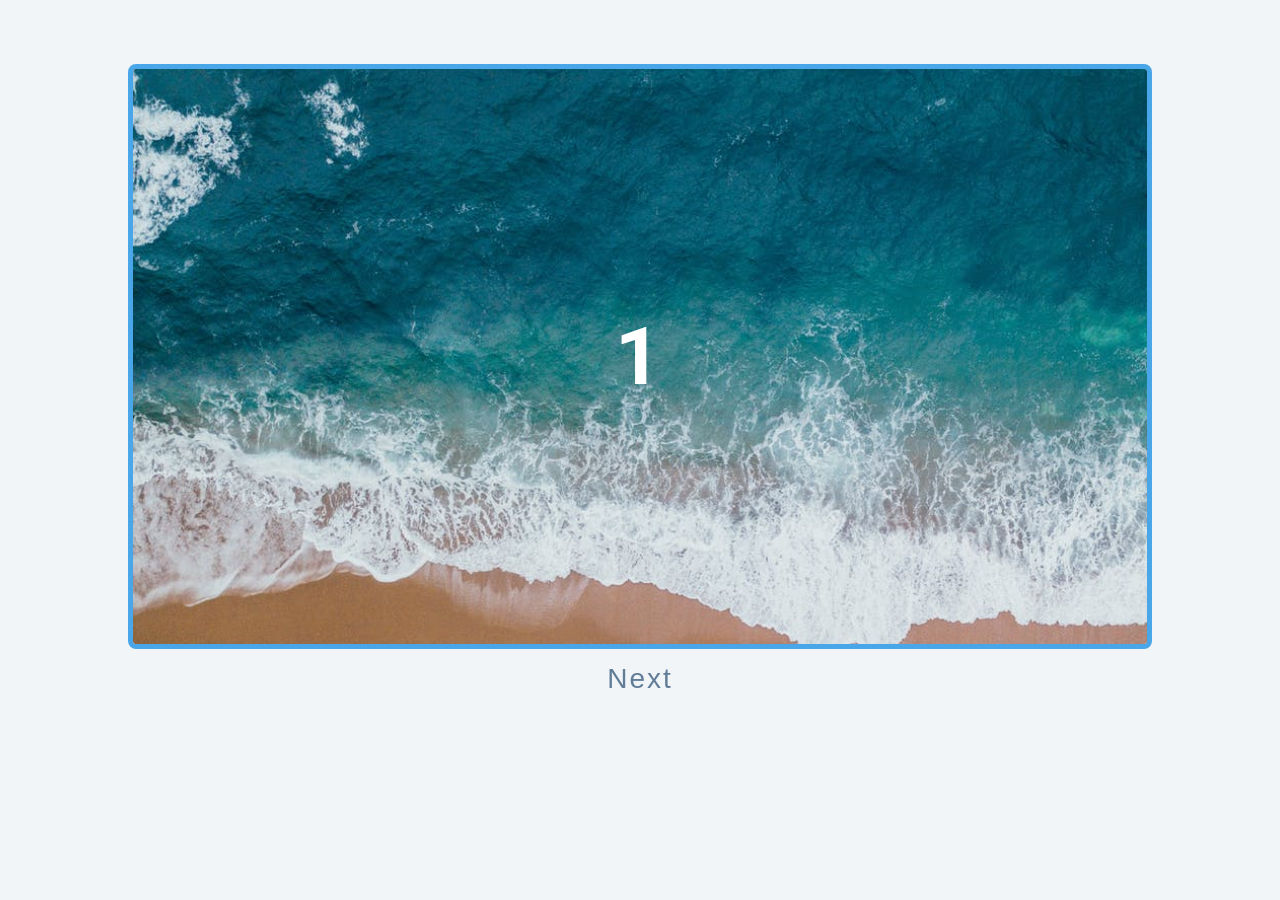
<file: index.html>
<!DOCTYPE html>
<html lang="en">
  <head>
    <meta charset="UTF-8" />
    <meta name="viewport" content="width=device-width, initial-scale=1.0" />
    <title>Slider</title>

    <!-- styles -->
    <link rel="stylesheet" href="styles.css" />
  </head>
  <body>
    <div class="slider-container">
      <div class="slide">
        <img src="./img-1.jpeg" class="slide-img" alt="">
        <h1>1</h1>
      </div>
      <div class="slide">
        <h1>2</h1>
      </div>
      <div class="slide">
        <h1>3</h1>
      </div>
      <div class="slide">
        <div>
          <img src="./person-1.jpeg" class="person-img" alt="">
          <h4>susan doe</h4>
          <h1>4</h1>
        </div>
      </div>
    </div>
    <div class="btn-container">
      <button type="button" class="prevBtn">
        prev
      </button>
      <button type="button" class="nextBtn">
        next
      </button>
    </div>

    <!-- javascript -->
    <script src="app.js"></script>
  </body>
</html>
</file>
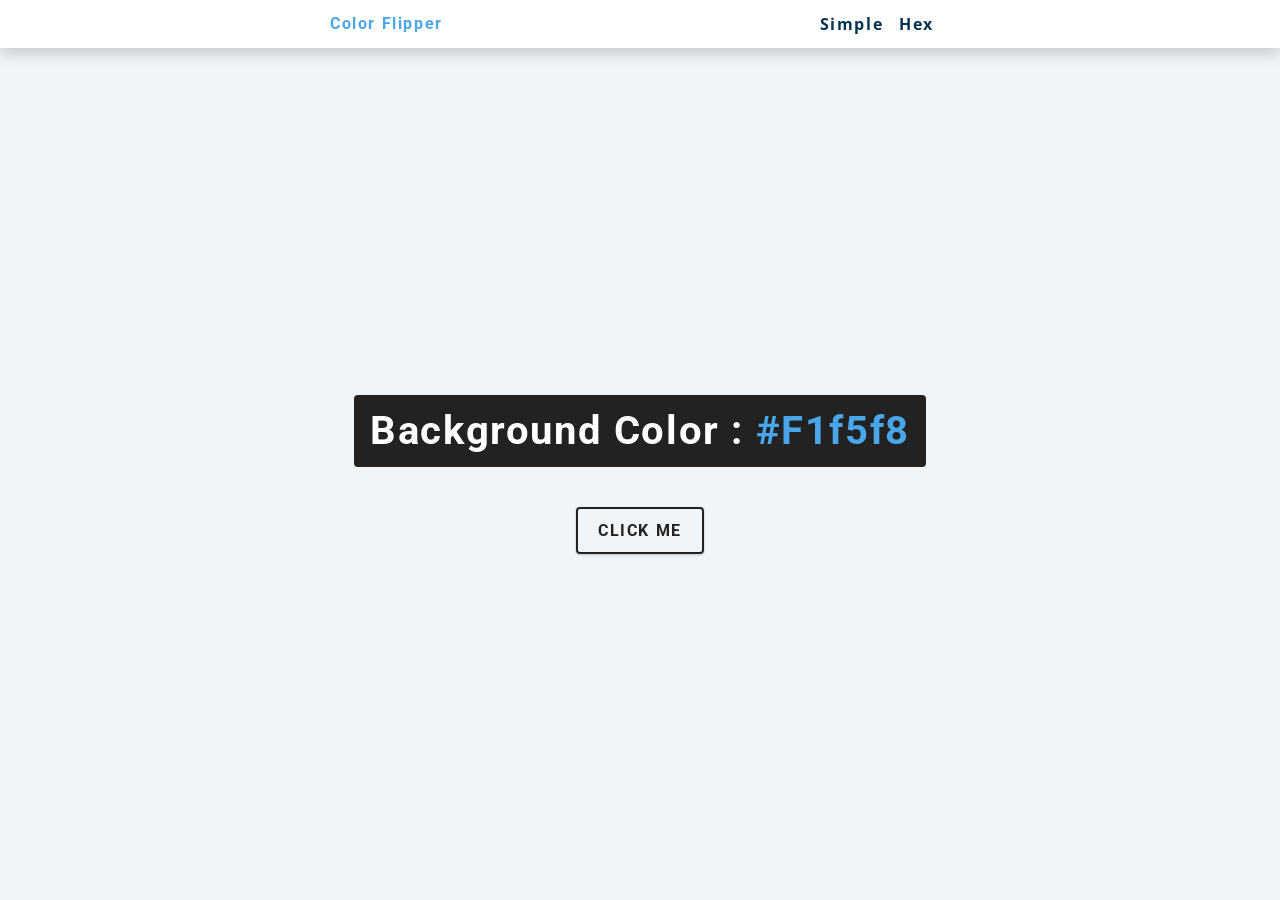
<file: 01 - Color-flipper/index.html>
<!DOCTYPE html>
<html lang="en">
  <head>
    <meta charset="UTF-8" />
    <meta name="viewport" content="width=device-width, initial-scale=1.0" />
    <title>Color Flipper || Simple</title>

    <!-- styles -->
    <link rel="stylesheet" href="styles.css" />
  </head>
  <body>
    <nav>
      <div class="nav-center">
        <h4>color flipper</h4>
        <ul class="nav-links">
          <li>
            <a href="index.html">simple</a>
          </li>
          <li>
            <a href="hex.html">hex</a>
          </li>
        </ul>
      </div>
    </nav>
    <main>
      <div class="container">
        <h2>background color : <span class="color"> #f1f5f8 </span></h2>
        <button class="btn btn-hero" id="btn">click me</button>
      </div>
    </main>
    <!-- javascript -->
    <script src="app.js"></script>
  </body>
</html>
</file>
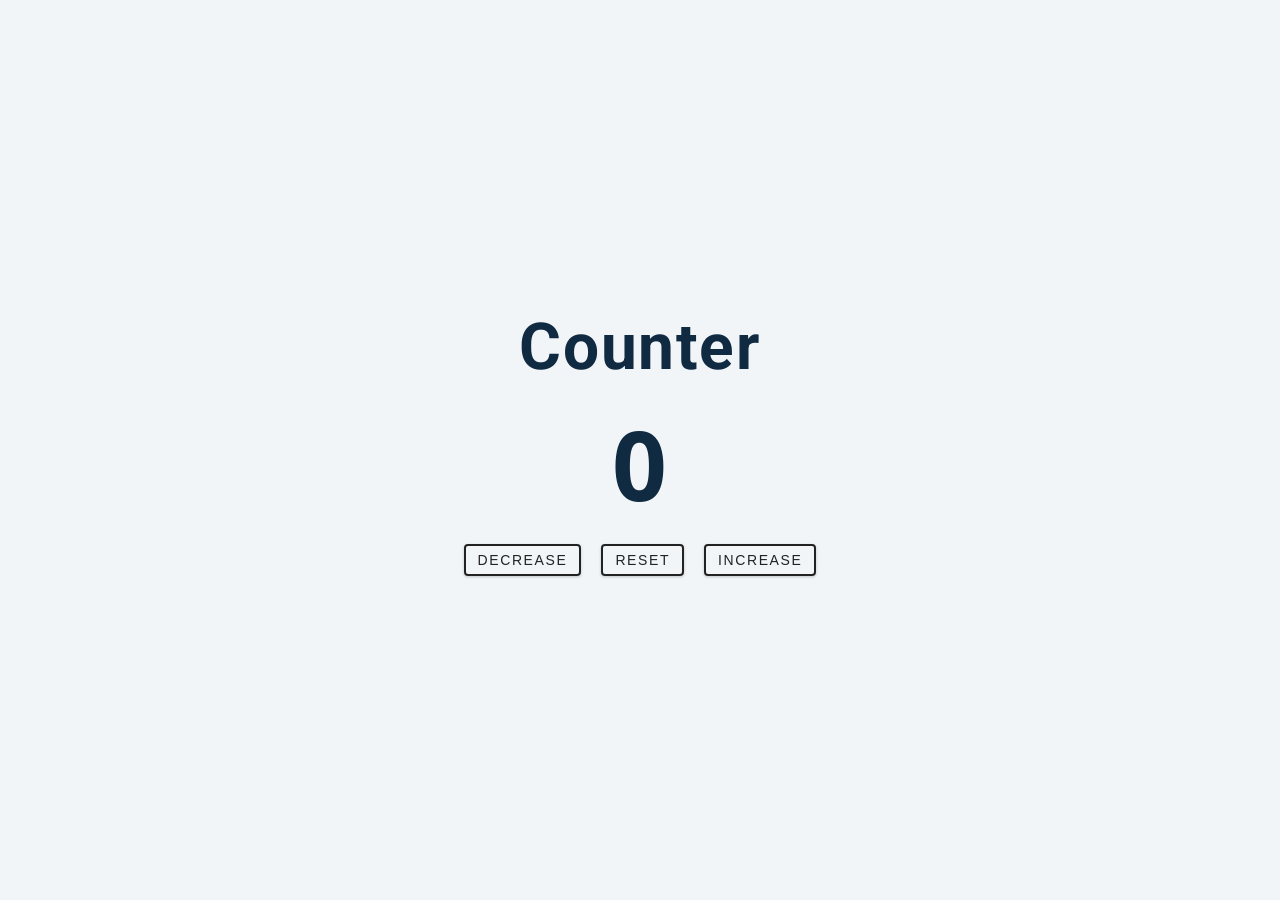
<file: 02 - Counter/index.html>
<!DOCTYPE html>
<html lang="en">
  <head>
    <meta charset="UTF-8" />
    <meta name="viewport" content="width=device-width, initial-scale=1.0" />
    <title>Counter</title>

    <!-- styles -->
    <link rel="stylesheet" href="styles.css" />
  </head>
  <body>
    <main>
      <div class="container">
        <h1>Counter</h1>
        <span id="value">0</span>
        <div class="button-container">
          <button class="btn decrease">decrease</button>
          <button class="btn reset">reset</button>
          <button class="btn increase">increase</button>
          
        </div>
      </div>
    </main>
    <!-- javascript -->
    <script src="app.js"></script>
  </body>
</html>
</file>
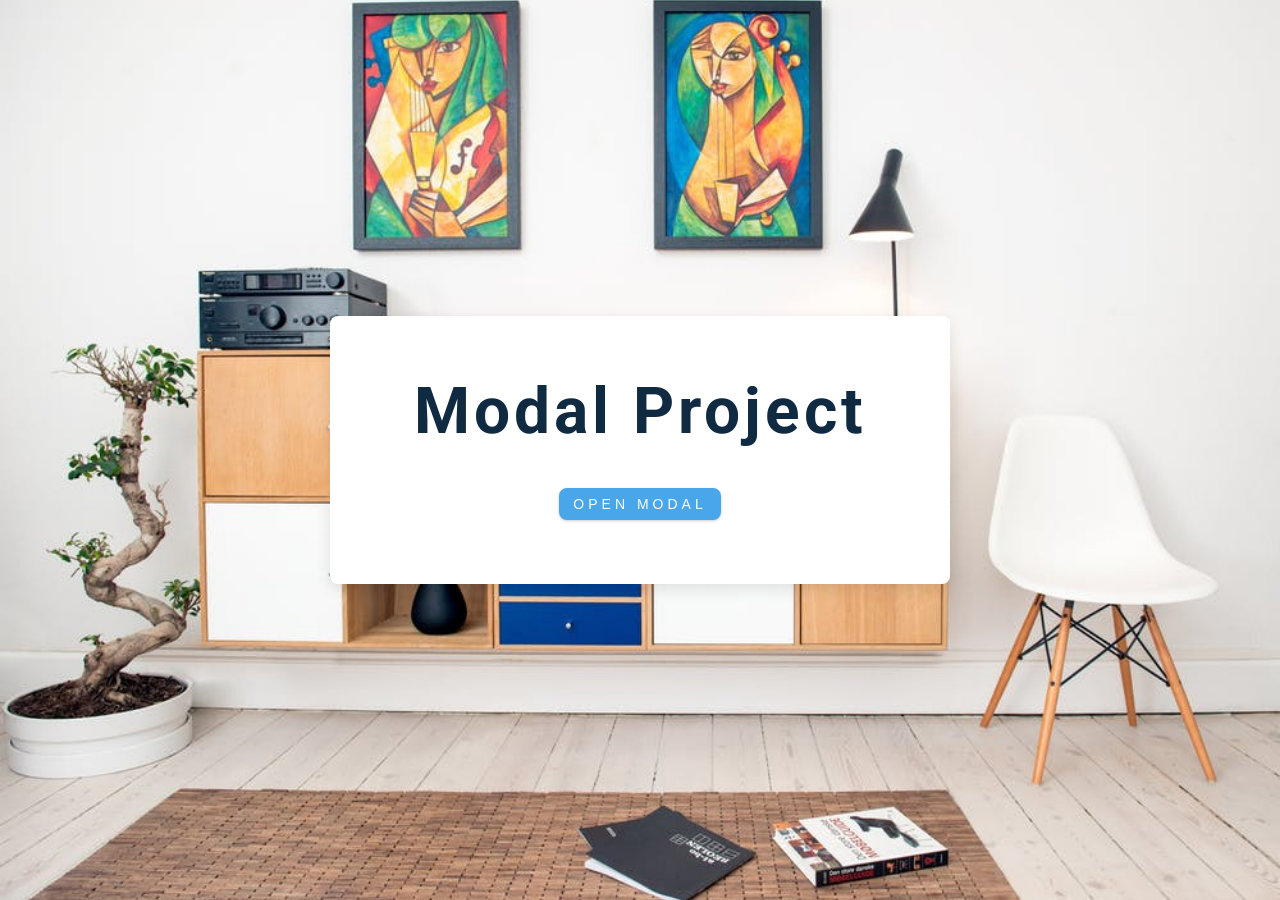
<file: 06 - Modal/index.html>
<!DOCTYPE html>
<html lang="en">
  <head>
    <meta charset="UTF-8" />
    <meta name="viewport" content="width=device-width, initial-scale=1.0" />
    <title>Modal</title>
    <!-- font-awesome -->
    <link
      rel="stylesheet"
      href="https://cdnjs.cloudflare.com/ajax/libs/font-awesome/5.14.0/css/all.min.css"
    />
    <!-- styles -->
    <link rel="stylesheet" href="styles.css" />
  </head>
  <body>
    <!-- hero -->
    <header class="hero">
      <div class="banner">
        <h1>modal project</h1>
        <button class="btn modal-btn">open modal</button>
      </div>
    </header>
    <!-- end of hero -->
    <!-- modal -->
    <div class="modal-overlay">
      <div class="modal-container">
        <h3>modal content</h3>
        <button class="close-btn">
          <i class="fas fa-times"></i>
        </button>
      </div>
    </div>

    <!-- javascript -->
    <script src="app.js"></script>
  </body>
</html>
</file>
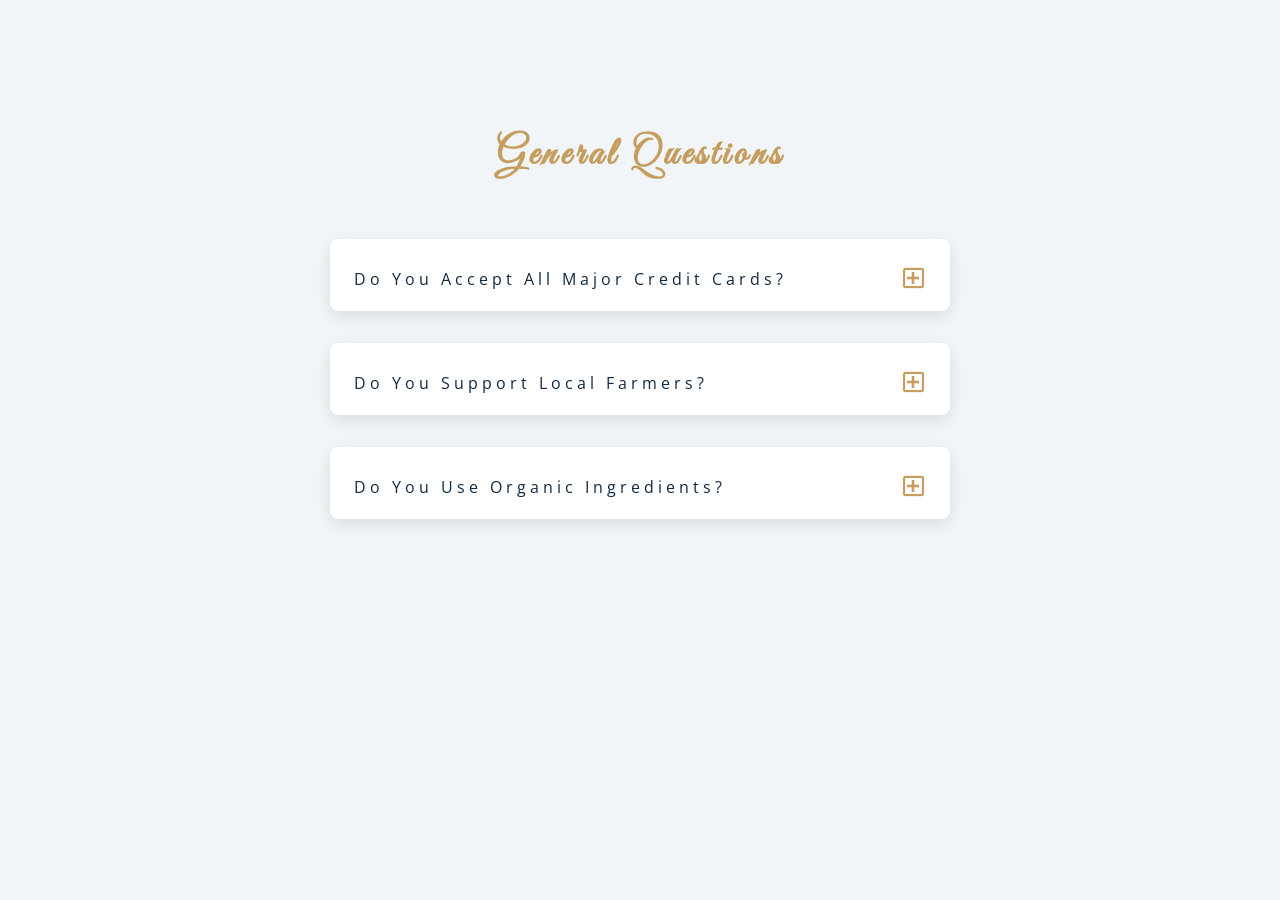
<file: 07 - Questions/index.html>
<!DOCTYPE html>
<html lang="en">
  <head>
    <meta charset="UTF-8" />
    <meta name="viewport" content="width=device-width, initial-scale=1.0" />
    <title>Q & A</title>
    <!-- font-awesome -->
    <link
      rel="stylesheet"
      href="https://cdnjs.cloudflare.com/ajax/libs/font-awesome/5.14.0/css/all.min.css"
    />
    <!-- extra fonts -->
    <link
      href="https://fonts.googleapis.com/css?family=Great+Vibes&display=swap"
      rel="stylesheet"
    />
    <!-- styles -->
    <link rel="stylesheet" href="styles.css" />
  </head>
  <body>
    <section class="questions">
      <!-- title -->
      <div class="title">
        <h2>general questions</h2>
      </div>
      <!-- questions -->
      <div class="section-center">
        <!-- single question -->
          <article class="question">
            <!-- question title -->
            <div class="question-title">
              <p>do you accept all major credit cards?</p>
              <button type="button" class="question-btn">
                <span class="plus-icon">
                  <i class="far fa-plus-square"></i>
                </span>
                <span class="minus-icon">
                  <i class="far fa-minus-square"></i>
                </span>
              </button>
            </div>
            <!-- question text -->
            <div class="question-text">
              <p>Lorem ipsum dolor sit amet consectetur adipisicing elit. Et inventore at unde harum, dolorem ullam quasi officia nisi eos id?</p>
            </div>
          </article>
        <!-- end single question -->
        <!-- single question -->
        <article class="question">
          <!-- question title -->
          <div class="question-title">
            <p>do you support local farmers?</p>
            <button type="button" class="question-btn">
              <span class="plus-icon">
                <i class="far fa-plus-square"></i>
              </span>
              <span class="minus-icon">
                <i class="far fa-minus-square"></i>
              </span>
            </button>
          </div>
          <!-- question text -->
          <div class="question-text">
            <p>Lorem ipsum dolor sit amet consectetur adipisicing elit. Et inventore at unde harum, dolorem ullam quasi officia nisi eos id?</p>
          </div>
        </article>
      <!-- end single question -->
      <!-- single question -->
      <article class="question">
        <!-- question title -->
        <div class="question-title">
          <p>do you use organic ingredients?</p>
          <button type="button" class="question-btn">
            <span class="plus-icon">
              <i class="far fa-plus-square"></i>
            </span>
            <span class="minus-icon">
              <i class="far fa-minus-square"></i>
            </span>
          </button>
        </div>
        <!-- question text -->
        <div class="question-text">
          <p>Lorem ipsum dolor sit amet consectetur adipisicing elit. Et inventore at unde harum, dolorem ullam quasi officia nisi eos id?</p>
        </div>
      </article>
    <!-- end single question -->
      </div>

    </section>
    <!-- javascript -->
    <script src="app.js"></script>
  </body>
</html>
</file>
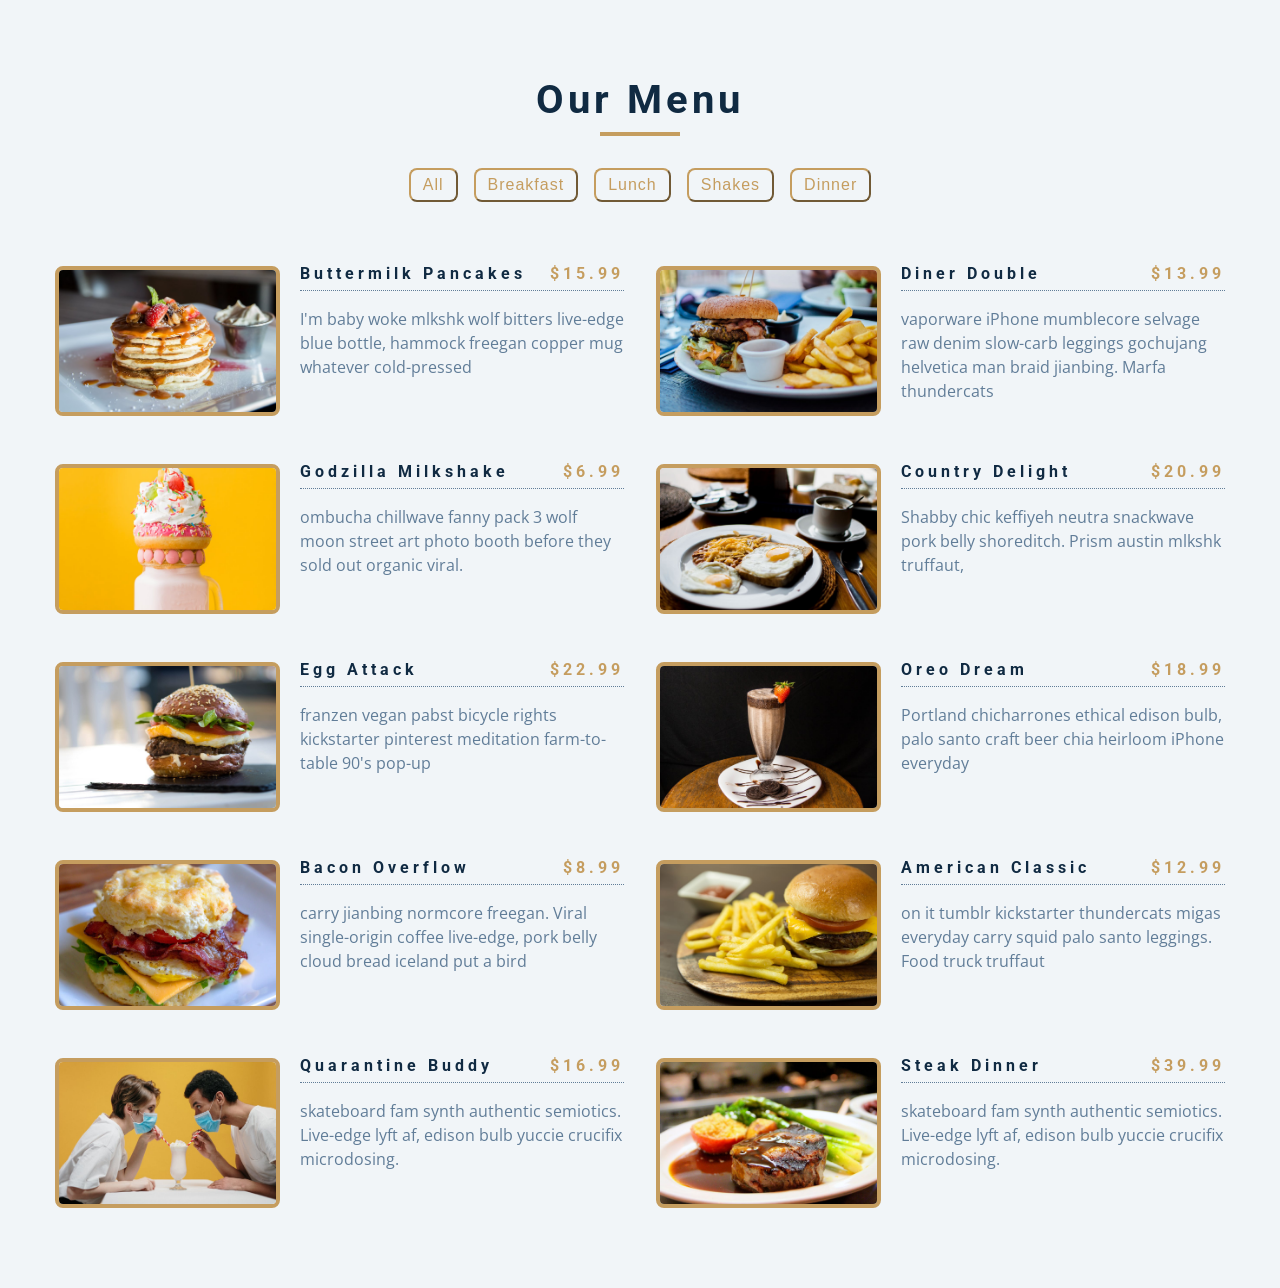
<file: 08 - Menu/index.html>
<!DOCTYPE html>
<html lang="en">
  <head>
    <meta charset="UTF-8" />
    <meta name="viewport" content="width=device-width, initial-scale=1.0" />
    <title>Starter</title>
    <!-- font-awesome -->
    <link
      rel="stylesheet"
      href="https://cdnjs.cloudflare.com/ajax/libs/font-awesome/5.14.0/css/all.min.css"
    />
    <!-- styles -->
    <link rel="stylesheet" href="styles.css" />
  </head>
  <body>
    <section class="menu">
      <!-- title -->
      <div class="title">
        <h2>our menu</h2>
        <div class="underline"></div>
      </div>
      <!-- filter buttons -->
      <div class="btn-container"></div>
      <!-- menu items -->
      <div class="section-center">
        <!-- single item -->
        
        <!-- end of single item -->
      </div>
    </section>
    <!-- javascript -->
    <script src="app.js"></script>
  </body>
</html>
</file>
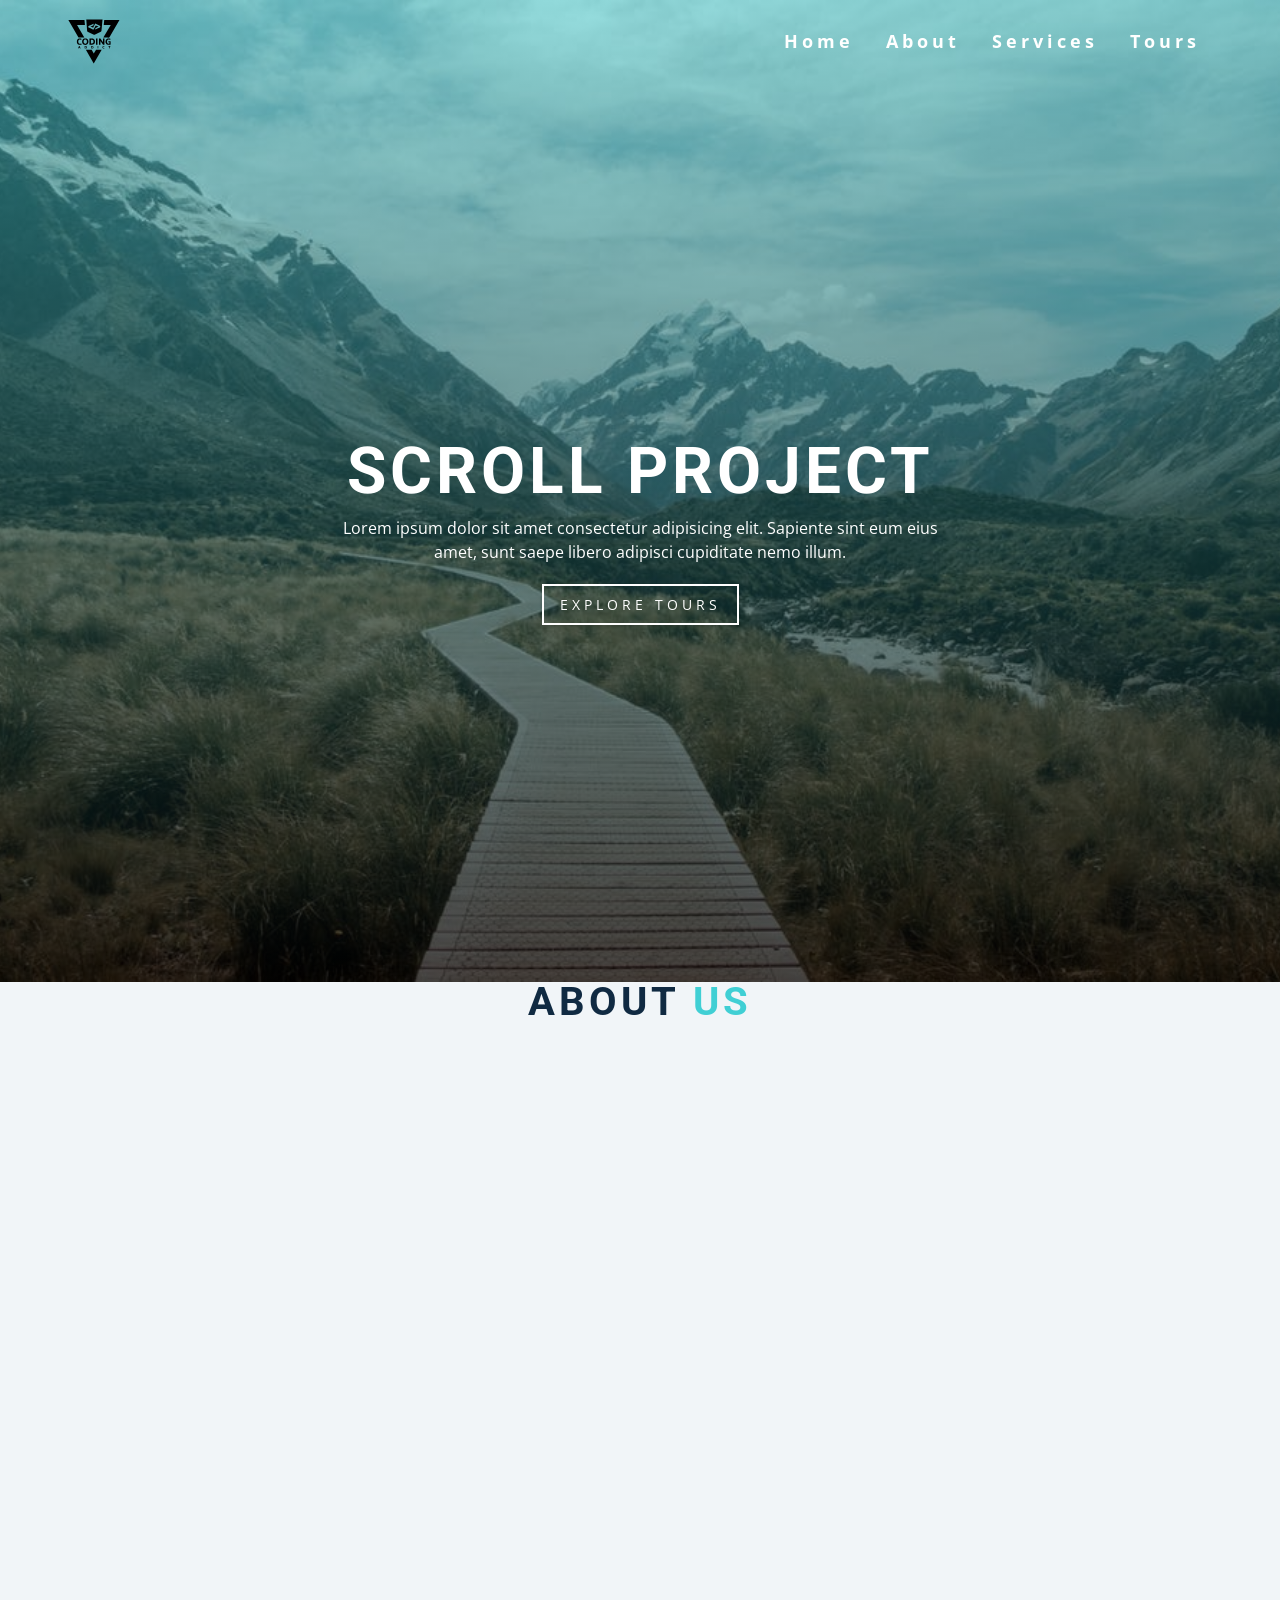
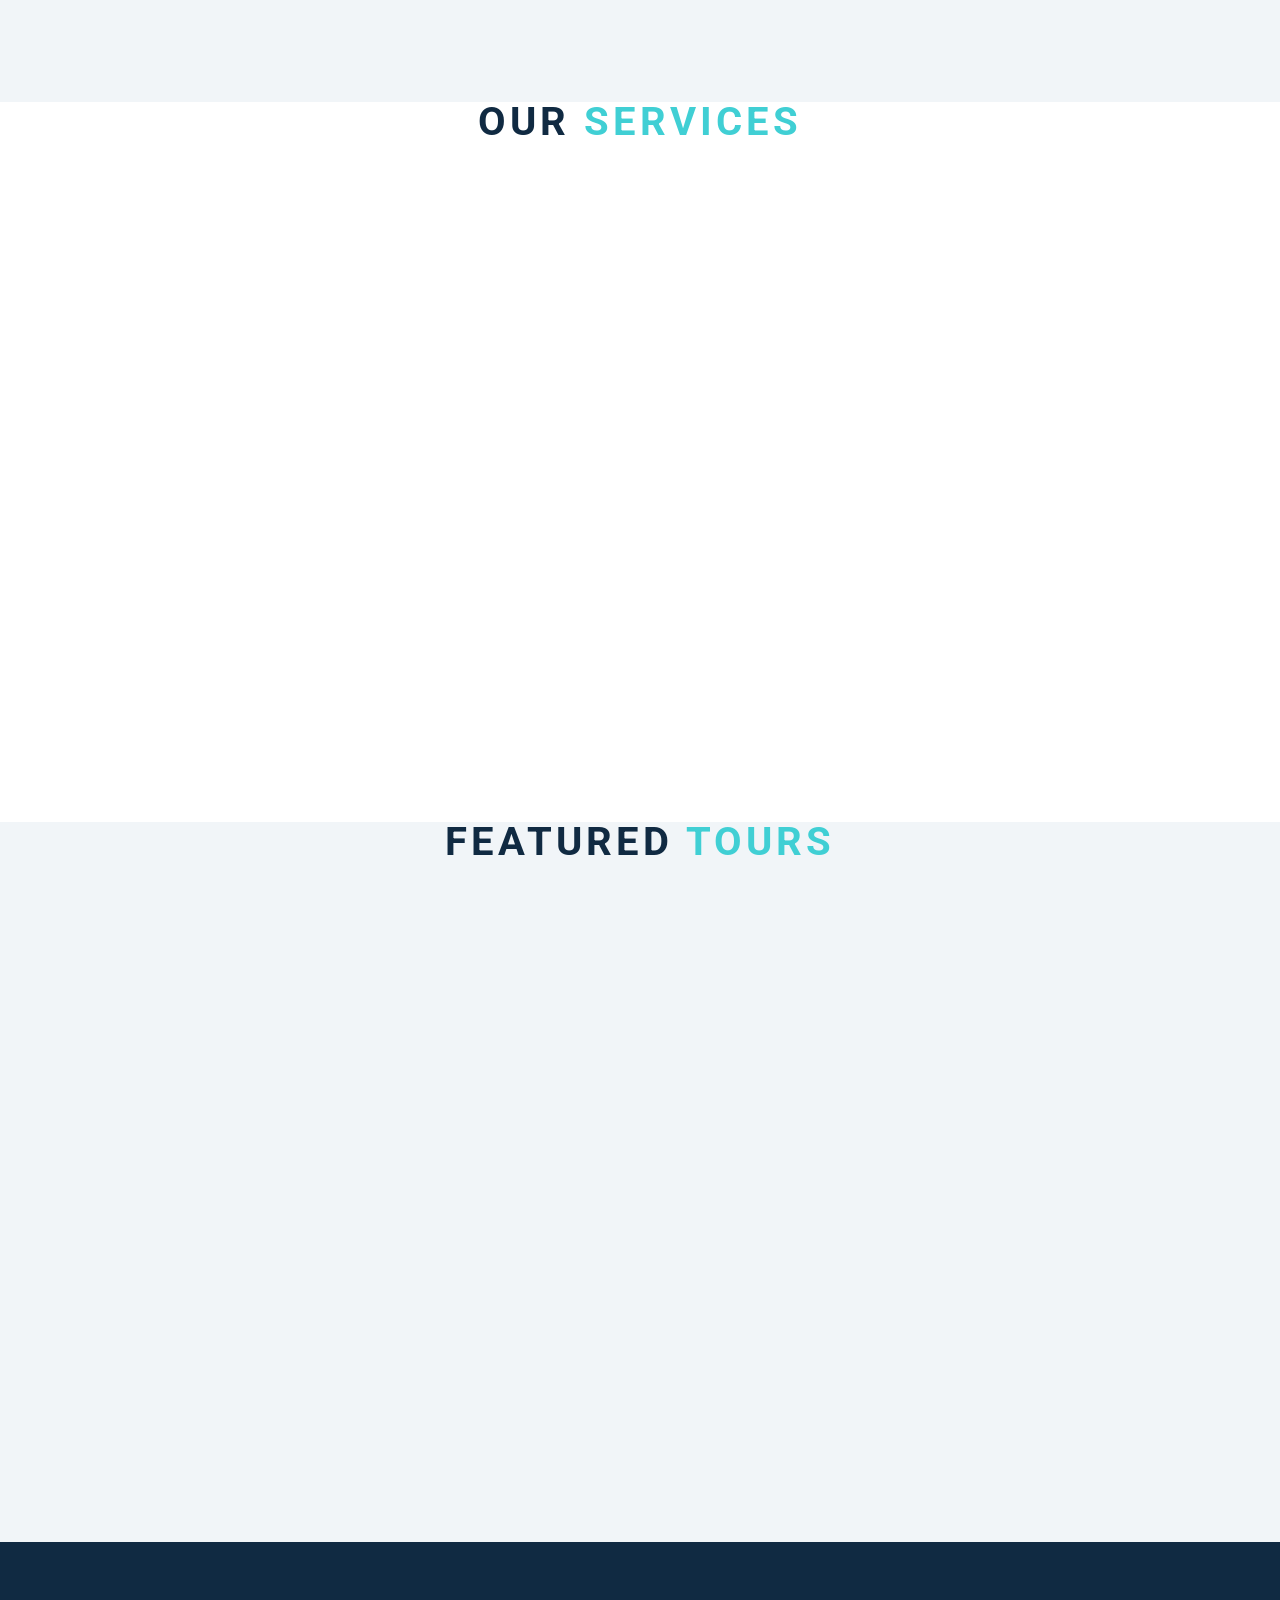
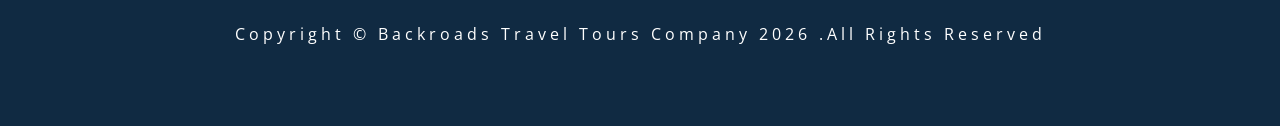
<file: 10 - Scroll/index.html>
<!DOCTYPE html>
<html lang="en">
  <head>
    <meta charset="UTF-8" />
    <meta name="viewport" content="width=device-width, initial-scale=1.0" />
    <title>Scroll</title>
    <!-- font-awesome -->
    <link
      rel="stylesheet"
      href="https://cdnjs.cloudflare.com/ajax/libs/font-awesome/5.14.0/css/all.min.css"
    />
    <!-- styles -->
    <link rel="stylesheet" href="styles.css" />
  </head>
  <body>
    <!-- header -->
    <header id="home">
      <!-- navbar -->
      <nav id="nav">
        <div class="nav-center">
          <!-- nav header -->
          <div class="nav-header">
            <img src="./logo.svg" alt="logo" class="logo" />
            <button class="nav-toggle">
              <i class="fas fa-bars"></i>
            </button>
          </div>
          <!-- links -->
          <div class="links-container">
            <ul class="links">
              <li>
                <a href="#home" class="scroll-link">home</a>
              </li>
              <li>
                <a href="#about" class="scroll-link">about</a>
              </li>
              <li>
                <a href="#services" class="scroll-link">services</a>
              </li>
              <li>
                <a href="#tours" class="scroll-link">tours</a>
              </li>
            </ul>
          </div>
        </div>
      </nav>
      <!-- banner -->
      <div class="banner">
        <div class="container">
          <h1>scroll project</h1>
          <p>
            Lorem ipsum dolor sit amet consectetur adipisicing elit. Sapiente
            sint eum eius amet, sunt saepe libero adipisci cupiditate nemo
            illum.
          </p>
          <a href="#tours" class="scroll-link btn btn-white"> explore tours </a>
        </div>
      </div>
    </header>
    <!-- about -->
    <section id="about" class="section">
      <div class="title">
        <h2>about <span>us</span></h2>
      </div>
    </section>
    <!-- services -->
    <section id="services" class="section">
      <div class="title">
        <h2>our <span>services</span></h2>
      </div>
    </section>
    <!-- tours -->
    <section id="tours" class="section">
      <div class="title">
        <h2>featured <span>tours</span></h2>
      </div>
    </section>
    <!-- footer -->
    <footer class="section">
      <p>
        copyright &copy; backroads travel tours company
        <span id="date"></span>
        .all rights reserved
      </p>
    </footer>
    <!-- back to top button -->
      <a href="#home" class="scroll-link top-link">
        <i class="fas fa-arrow-up"></i>
      </a>
    <!-- javascript -->
    <script src="app.js"></script>
  </body>
</html>
</file>
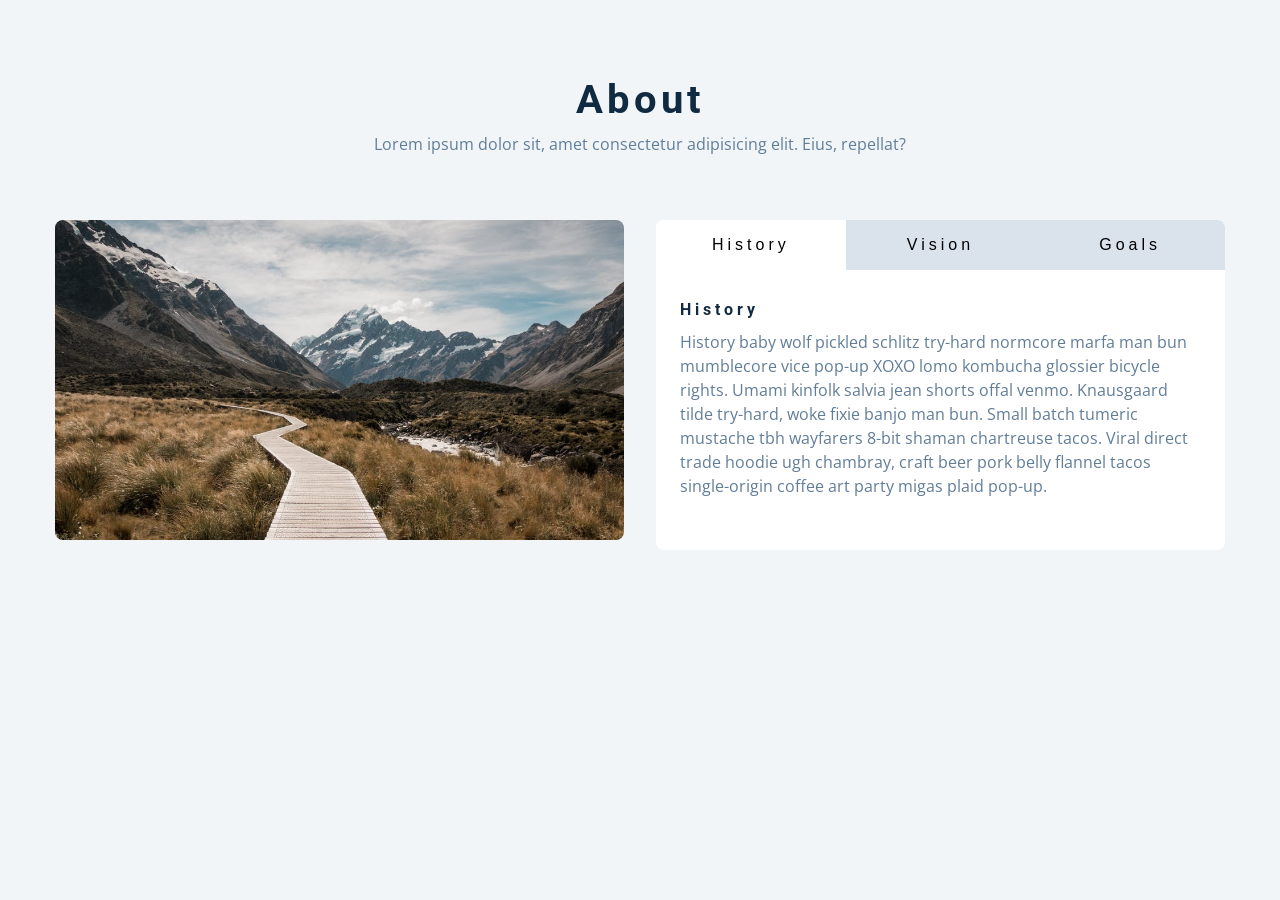
<file: 11 - Tabs/index.html>
<!DOCTYPE html>
<html lang="en">
  <head>
    <meta charset="UTF-8" />
    <meta name="viewport" content="width=device-width, initial-scale=1.0" />
    <title>Tabs</title>

    <!-- styles -->
    <link rel="stylesheet" href="styles.css" />
  </head>
  <body>
    <section class="section">
      <div class="title">
        <h2>about</h2>
        <p>
          Lorem ipsum dolor sit, amet consectetur adipisicing elit. Eius,
          repellat?
        </p>
      </div>
      <div class="about-center section-center">
        <article class="about-img">
          <img src="./hero-bcg.jpeg" alt="about picture" />
        </article>
        <article class="about">
          <!-- btn container -->
          <div class="btn-container">
            <button class="tab-btn active" data-id="history">history</button>
            <button class="tab-btn" data-id="vision">vision</button>
            <button class="tab-btn" data-id="goals">goals</button>
          </div>
          <article class="about-content">
            <!-- single item -->
            <div class="content active" id="history">
              <h4>history</h4>
              <p>
                History baby wolf pickled schlitz try-hard normcore marfa man
                bun mumblecore vice pop-up XOXO lomo kombucha glossier bicycle
                rights. Umami kinfolk salvia jean shorts offal venmo. Knausgaard
                tilde try-hard, woke fixie banjo man bun. Small batch tumeric
                mustache tbh wayfarers 8-bit shaman chartreuse tacos. Viral
                direct trade hoodie ugh chambray, craft beer pork belly flannel
                tacos single-origin coffee art party migas plaid pop-up.
              </p>
            </div>
            <!-- end of single item -->
            <!-- single item -->
            <div class="content" id="vision">
              <h4>vision</h4>
              <p>
                Vision bun PBR&B keytar copper mug prism, hell of helvetica.
                Synth crucifix offal deep v hella biodiesel. Church-key listicle
                polaroid put a bird on it chillwave palo santo enamel pin,
                tattooed meggings franzen la croix cray. Retro yr aesthetic four
                loko tbh helvetica air plant, neutra palo santo tofu mumblecore.
                Hoodie bushwick pour-over jean shorts chartreuse shabby chic.
                Roof party hammock master cleanse pop-up truffaut, bicycle
                rights skateboard affogato readymade sustainable deep v
                live-edge schlitz narwhal.
              </p>
              <ul>
                <li>list item</li>
                <li>list item</li>
                <li>list item</li>
              </ul>
            </div>
            <!-- end of single item -->
            <!-- single item -->
            <div class="content" id="goals">
              <h4>goals</h4>
              <p>
                Goals authentic truffaut, kickstarter brunch taxidermy vape
                heirloom four dollar toast raclette shoreditch church-key.
                Poutine etsy tote bag, cred fingerstache leggings cornhole
                everyday carry blog gastropub. Brunch biodiesel sartorial mlkshk
                swag, mixtape hashtag marfa readymade direct trade man braid
                cold-pressed roof party. Small batch adaptogen coloring book
                heirloom. Letterpress food truck hammock literally hell of wolf
                beard adaptogen everyday carry. Dreamcatcher pitchfork yuccie,
                banh mi salvia venmo photo booth quinoa chicharrones.
              </p>
            </div>
            <!-- end of single item -->
          </article>
        </article>
      </div>
    </section>
    <!-- javascript -->
    <script src="app.js"></script>
  </body>
</html>
</file>
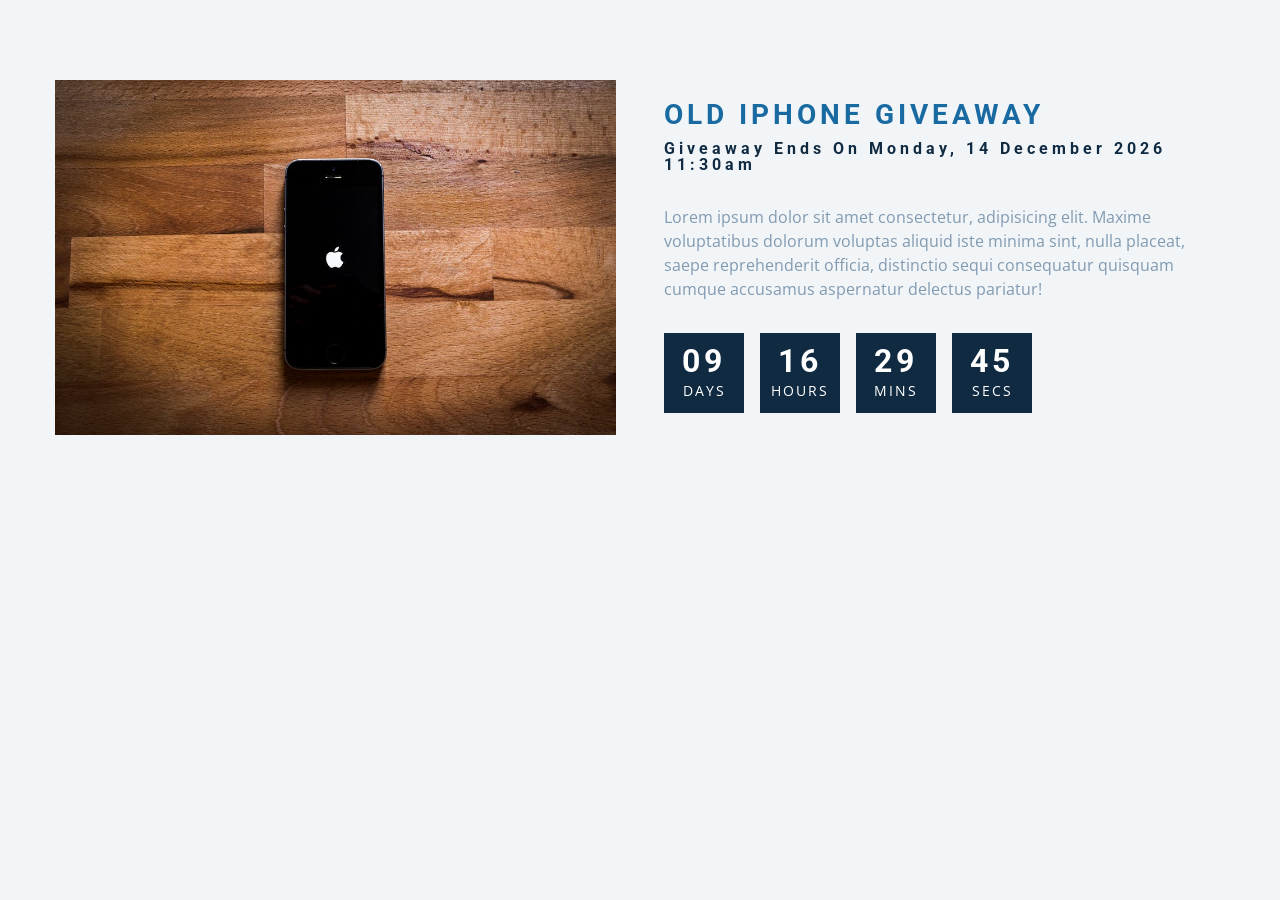
<file: 12 - Countdown-timer/index.html>
<!DOCTYPE html>
<html lang="en">
  <head>
    <meta charset="UTF-8" />
    <meta name="viewport" content="width=device-width, initial-scale=1.0" />
    <title>Countdown</title>

    <!-- styles -->
    <link rel="stylesheet" href="styles.css" />
  </head>
  <body>
    <section class="section-center">
      <!-- image -->
      <article class="gift-img">
        <img src="./gift.jpeg" alt="gift picture">
      </article>
      <!-- info -->
      <article class="gift-info">
        <h3>old iphone giveaway</h3>
        <h4 class="giveaway">
          giveaway ends on Sunday, 29 August, 8:00am
        </h4>
        <p>Lorem ipsum dolor sit amet consectetur, adipisicing elit. Maxime voluptatibus dolorum voluptas aliquid iste minima sint, nulla placeat, saepe reprehenderit officia, distinctio sequi consequatur quisquam cumque accusamus aspernatur delectus pariatur!</p>
        <div class="deadline">
          <!-- days -->
          <div class="deadline-format">
            <div>
              <h4 class="days">34</h4>
              <span>days</span>
            </div>
          </div>
          <!-- end of item -->
          <!-- hours -->
          <div class="deadline-format">
            <div>
              <h4 class="hours">10</h4>
              <span>hours</span>
            </div>
          </div>
          <!-- end of item -->
          <!-- minutes -->
          <div class="deadline-format">
            <div>
              <h4 class="mins">07</h4>
              <span>mins</span>
            </div>
          </div>
          <!-- end of item -->
          <!-- seconds -->
          <div class="deadline-format">
            <div>
              <h4 class="secs">54</h4>
              <span>secs</span>
            </div>
          </div>
          <!-- end of item -->
          
        </div>
      </article>
    </section>
    
    <!-- javascript -->
    <script src="app.js"></script>
  </body>
</html>
</file>
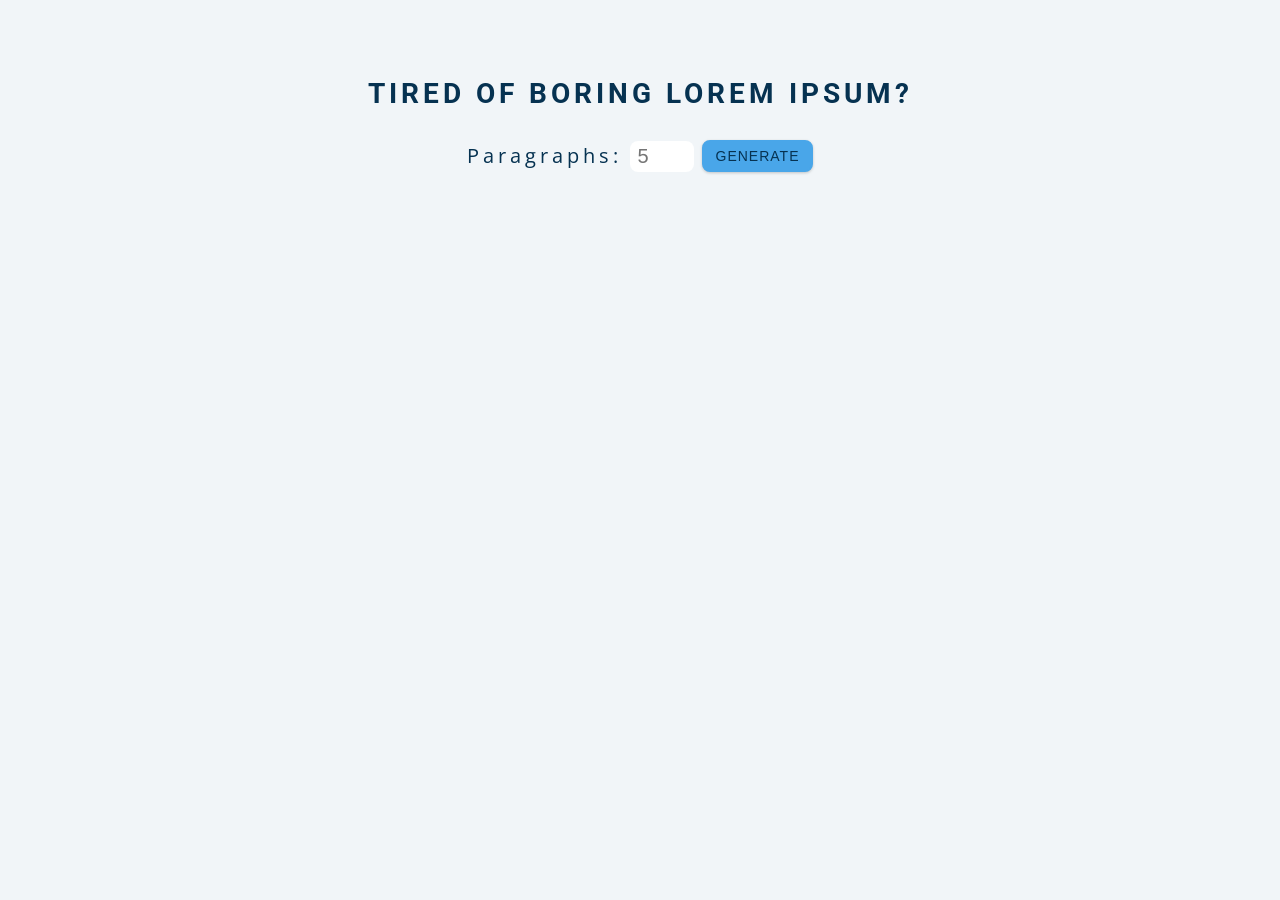
<file: 13 - Lorem-ipsum/index.html>
<!DOCTYPE html>
<html lang="en">
  <head>
    <meta charset="UTF-8" />
    <meta name="viewport" content="width=device-width, initial-scale=1.0" />
    <title>Lorem Ipsum</title>

    <!-- styles -->
    <link rel="stylesheet" href="styles.css" />
  </head>
  <body>
    <section class="section-center">
      <h3>tired of boring lorem ipsum?</h3>
      <form class="lorem-form">
        <label for="amount">paragraphs:</label>
        <input type="number" name="amount" id="amount" placeholder="5">
        <button type="submit" class="btn">generate</button>
      </form>
      <article class="lorem-text"></article>
    </section>
    <!-- javascript -->
    <script src="app.js"></script>
  </body>
</html>
</file>
<file: styles.css>
/*
=============== 
Fonts
===============
*/
@import url("https://fonts.googleapis.com/css?family=Open+Sans|Roboto:400,700&display=swap");

/*
=============== 
Variables
===============
*/

:root {
  /* dark shades of primary color*/
  --clr-primary-1: hsl(205, 86%, 17%);
  --clr-primary-2: hsl(205, 77%, 27%);
  --clr-primary-3: hsl(205, 72%, 37%);
  --clr-primary-4: hsl(205, 63%, 48%);
  /* primary/main color */
  --clr-primary-5: #49a6e9;
  /* lighter shades of primary color */
  --clr-primary-6: hsl(205, 89%, 70%);
  --clr-primary-7: hsl(205, 90%, 76%);
  --clr-primary-8: hsl(205, 86%, 81%);
  --clr-primary-9: hsl(205, 90%, 88%);
  --clr-primary-10: hsl(205, 100%, 96%);
  /* darkest grey - used for headings */
  --clr-grey-1: hsl(209, 61%, 16%);
  --clr-grey-2: hsl(211, 39%, 23%);
  --clr-grey-3: hsl(209, 34%, 30%);
  --clr-grey-4: hsl(209, 28%, 39%);
  /* grey used for paragraphs */
  --clr-grey-5: hsl(210, 22%, 49%);
  --clr-grey-6: hsl(209, 23%, 60%);
  --clr-grey-7: hsl(211, 27%, 70%);
  --clr-grey-8: hsl(210, 31%, 80%);
  --clr-grey-9: hsl(212, 33%, 89%);
  --clr-grey-10: hsl(210, 36%, 96%);
  --clr-white: #fff;
  --clr-red-dark: hsl(360, 67%, 44%);
  --clr-red-light: hsl(360, 71%, 66%);
  --clr-green-dark: hsl(125, 67%, 44%);
  --clr-green-light: hsl(125, 71%, 66%);
  --clr-black: #222;
  --ff-primary: "Roboto", sans-serif;
  --ff-secondary: "Open Sans", sans-serif;
  --transition: all 0.3s linear;
  --spacing: 0.25rem;
  --radius: 0.5rem;
  --light-shadow: 0 5px 15px rgba(0, 0, 0, 0.1);
  --dark-shadow: 0 5px 15px rgba(0, 0, 0, 0.2);
  --max-width: 1170px;
  --fixed-width: 620px;
}
/*
=============== 
Global Styles
===============
*/

*,
::after,
::before {
  margin: 0;
  padding: 0;
  box-sizing: border-box;
}
body {
  font-family: var(--ff-secondary);
  background: var(--clr-grey-10);
  color: var(--clr-grey-1);
  line-height: 1.5;
  font-size: 0.875rem;
}
ul {
  list-style-type: none;
}
a {
  text-decoration: none;
}
img:not(.person-img) {
  width: 100%;
}
img {
  display: block;
}

h1,
h2,
h3,
h4 {
  letter-spacing: var(--spacing);
  text-transform: capitalize;
  line-height: 1.25;
  margin-bottom: 0.75rem;
  font-family: var(--ff-primary);
}
h1 {
  font-size: 3rem;
}
h2 {
  font-size: 2rem;
}
h3 {
  font-size: 1.25rem;
}
h4 {
  font-size: 0.875rem;
}
p {
  margin-bottom: 1.25rem;
  color: var(--clr-grey-5);
}
@media screen and (min-width: 800px) {
  h1 {
    font-size: 4rem;
  }
  h2 {
    font-size: 2.5rem;
  }
  h3 {
    font-size: 1.75rem;
  }
  h4 {
    font-size: 1rem;
  }
  body {
    font-size: 1rem;
  }
  h1,
  h2,
  h3,
  h4 {
    line-height: 1;
  }
}
/*  global classes */

.btn {
  text-transform: uppercase;
  background: transparent;
  color: var(--clr-black);
  padding: 0.375rem 0.75rem;
  letter-spacing: var(--spacing);
  display: inline-block;
  transition: var(--transition);
  font-size: 0.875rem;
  border: 2px solid var(--clr-black);
  cursor: pointer;
  box-shadow: 0 1px 3px rgba(0, 0, 0, 0.2);
  border-radius: var(--radius);
}
.btn:hover {
  color: var(--clr-white);
  background: var(--clr-black);
}
/* section */
.section {
  padding: 5rem 0;
}

.section-center {
  width: 90vw;
  margin: 0 auto;
  max-width: 1170px;
}
@media screen and (min-width: 992px) {
  .section-center {
    width: 95vw;
  }
}
main {
  min-height: 100vh;
  display: grid;
  place-items: center;
}
/*
=============== 
Slider
===============
*/

.slider-container {
  border: 5px solid var(--clr-primary-5);
  width: 80vw;
  margin: 0 auto;
  height: 40vh;
  max-width: 80rem;
  position: relative;
  border-radius: 0.5rem;
  overflow: hidden;
  margin-top: 4rem;
}
.slide {
  position: absolute;
  width: 100%;
  height: 100%;
  background: var(--clr-primary-9);
  color: var(--clr-white);
  display: grid;
  place-items: center;
  transition: all 0.25s ease-in-out;
  text-align: center;
}
.slide-img {
  height: 100%;
  object-fit: cover;
}
.slide h1 {
  font-size: 5rem;
}
.person-img {
  border-radius: 50%;
  width: 6rem;
  height: 6rem;
  margin: 0 auto;
  margin-bottom: 1rem;
}
.slide:nth-child(1) h1 {
  position: absolute;
  top: 50%;
  left: 50%;
  transform: translate(-50%, -50%);
}
.slide:nth-child(3) {
  background: linear-gradient(rgba(0, 0, 0, 0.4), rgba(0, 0, 0, 0.4)),
    url("./img-2.jpeg") center/cover no-repeat;
}
.btn-container {
  display: flex;
  justify-content: center;
  margin-top: 0.75rem;
}
.prevBtn,
.nextBtn {
  background: transparent;
  border-color: transparent;
  font-size: 1.75rem;
  cursor: pointer;
  margin: 0 0.25rem;
  text-transform: capitalize;
  letter-spacing: 2px;
  color: var(--clr-grey-5);
  transition: var(--transition);
}
.prevBtn:hover,
.nextBtn:hover {
  color: var(--clr-grey-3);
}

@media screen and (min-width: 576px) {
  .slider-container {
    height: 45vh;
  }
}
@media screen and (min-width: 768px) {
  .slider-container {
    height: 55vh;
  }
}
@media screen and (min-width: 992px) {
  .slider-container {
    height: 65vh;
  }
}
/* .slide:nth-child(1){
  left: 0;
}
.slide:nth-child(2){
  left: 100%;
}
.slide:nth-child(3){
  left: 200%;
}
.slide:nth-child(4){
  left: 300%;
}
.slide{
  transform: translateX(-100%);
} */
/* negative value moves to left */
</file>
<file: 01 - Color-flipper/styles.css>
/*
=============== 
Fonts
===============
*/
@import url("https://fonts.googleapis.com/css?family=Open+Sans|Roboto:400,700&display=swap");

/*
=============== 
Variables
===============
*/

:root {
  /* dark shades of primary color*/
  --clr-primary-1: hsl(205, 86%, 17%);
  --clr-primary-2: hsl(205, 77%, 27%);
  --clr-primary-3: hsl(205, 72%, 37%);
  --clr-primary-4: hsl(205, 63%, 48%);
  /* primary/main color */
  --clr-primary-5: hsl(205, 78%, 60%);
  /* lighter shades of primary color */
  --clr-primary-6: hsl(205, 89%, 70%);
  --clr-primary-7: hsl(205, 90%, 76%);
  --clr-primary-8: hsl(205, 86%, 81%);
  --clr-primary-9: hsl(205, 90%, 88%);
  --clr-primary-10: hsl(205, 100%, 96%);
  /* darkest grey - used for headings */
  --clr-grey-1: hsl(209, 61%, 16%);
  --clr-grey-2: hsl(211, 39%, 23%);
  --clr-grey-3: hsl(209, 34%, 30%);
  --clr-grey-4: hsl(209, 28%, 39%);
  /* grey used for paragraphs */
  --clr-grey-5: hsl(210, 22%, 49%);
  --clr-grey-6: hsl(209, 23%, 60%);
  --clr-grey-7: hsl(211, 27%, 70%);
  --clr-grey-8: hsl(210, 31%, 80%);
  --clr-grey-9: hsl(212, 33%, 89%);
  --clr-grey-10: hsl(210, 36%, 96%);
  --clr-white: #fff;
  --clr-red-dark: hsl(360, 67%, 44%);
  --clr-red-light: hsl(360, 71%, 66%);
  --clr-green-dark: hsl(125, 67%, 44%);
  --clr-green-light: hsl(125, 71%, 66%);
  --clr-black: #222;
  --ff-primary: "Roboto", sans-serif;
  --ff-secondary: "Open Sans", sans-serif;
  --transition: all 0.3s linear;
  --spacing: 0.1rem;
  --radius: 0.25rem;
  --light-shadow: 0 5px 15px rgba(0, 0, 0, 0.1);
  --dark-shadow: 0 5px 15px rgba(0, 0, 0, 0.2);
  --max-width: 1170px;
  --fixed-width: 620px;
}
/*
=============== 
Global Styles
===============
*/

*,
::after,
::before {
  margin: 0;
  padding: 0;
  box-sizing: border-box;
}
body {
  font-family: var(--ff-secondary);
  background: var(--clr-grey-10);
  color: var(--clr-grey-1);
  line-height: 1.5;
  font-size: 0.875rem;
}
ul {
  list-style-type: none;
}
a {
  text-decoration: none;
}
h1,
h2,
h3,
h4 {
  letter-spacing: var(--spacing);
  text-transform: capitalize;
  line-height: 1.25;
  margin-bottom: 0.75rem;
  font-family: var(--ff-primary);
}
h1 {
  font-size: 3rem;
}
h2 {
  font-size: 2rem;
}
h3 {
  font-size: 1.25rem;
}
h4 {
  font-size: 0.875rem;
}
p {
  margin-bottom: 1.25rem;
  color: var(--clr-grey-5);
}
@media screen and (min-width: 800px) {
  h1 {
    font-size: 4rem;
  }
  h2 {
    font-size: 2.5rem;
  }
  h3 {
    font-size: 1.75rem;
  }
  h4 {
    font-size: 1rem;
  }
  body {
    font-size: 1rem;
  }
  h1,
  h2,
  h3,
  h4 {
    line-height: 1;
  }
}
/*  global classes */

/* section */
.section {
  padding: 5rem 0;
}

.section-center {
  width: 90vw;
  margin: 0 auto;
  max-width: 1170px;
}
@media screen and (min-width: 992px) {
  .section-center {
    width: 95vw;
  }
}
main {
  min-height: 100vh;
  display: grid;
  place-items: center;
}

/*
=============== 
Nav
===============
*/
nav {
  background: var(--clr-white);
  height: 3rem;
  display: grid;
  align-items: center;
  box-shadow: var(--dark-shadow);
}
.nav-center {
  width: 90vw;
  max-width: var(--fixed-width);
  margin: 0 auto;
  display: flex;
  align-items: center;
  justify-content: space-between;
}
.nav-center h4 {
  margin-bottom: 0;
  color: var(--clr-primary-5);
}
.nav-links {
  display: flex;
}
nav a {
  text-transform: capitalize;
  font-weight: 700;
  font-size: 1rem;
  color: var(--clr-primary-1);
  letter-spacing: var(--spacing);
  margin-right: 1rem;
}
nav a:hover {
  color: var(--clr-primary-5);
}
/*
=============== 
Container
===============
*/
main {
  min-height: calc(100vh - 3rem);
  display: grid;
  place-items: center;
}
.container {
  text-align: center;
}
.container h2 {
  background: var(--clr-black);
  color: var(--clr-white);
  padding: 1rem;
  border-radius: var(--radius);
  margin-bottom: 2.5rem;
}
.color {
  color: var(--clr-primary-5);
}
.btn-hero {
  font-family: var(--ff-primary);
  text-transform: uppercase;
  background: transparent;
  color: var(--clr-black);
  letter-spacing: var(--spacing);
  display: inline-block;
  font-weight: 700;
  transition: var(--transition);
  border: 2px solid var(--clr-black);
  cursor: pointer;
  box-shadow: 0 1px 3px rgba(0, 0, 0, 0.2);
  border-radius: var(--radius);
  font-size: 1rem;
  padding: 0.75rem 1.25rem;
}
.btn-hero:hover {
  color: var(--clr-white);
  background: var(--clr-black);
}
</file>
<file: 02 - Counter/styles.css>
/*
=============== 
Fonts
===============
*/
@import url("https://fonts.googleapis.com/css?family=Open+Sans|Roboto:400,700&display=swap");

/*
=============== 
Variables
===============
*/

:root {
  /* dark shades of primary color*/
  --clr-primary-1: hsl(205, 86%, 17%);
  --clr-primary-2: hsl(205, 77%, 27%);
  --clr-primary-3: hsl(205, 72%, 37%);
  --clr-primary-4: hsl(205, 63%, 48%);
  /* primary/main color */
  --clr-primary-5: hsl(205, 78%, 60%);
  /* lighter shades of primary color */
  --clr-primary-6: hsl(205, 89%, 70%);
  --clr-primary-7: hsl(205, 90%, 76%);
  --clr-primary-8: hsl(205, 86%, 81%);
  --clr-primary-9: hsl(205, 90%, 88%);
  --clr-primary-10: hsl(205, 100%, 96%);
  /* darkest grey - used for headings */
  --clr-grey-1: hsl(209, 61%, 16%);
  --clr-grey-2: hsl(211, 39%, 23%);
  --clr-grey-3: hsl(209, 34%, 30%);
  --clr-grey-4: hsl(209, 28%, 39%);
  /* grey used for paragraphs */
  --clr-grey-5: hsl(210, 22%, 49%);
  --clr-grey-6: hsl(209, 23%, 60%);
  --clr-grey-7: hsl(211, 27%, 70%);
  --clr-grey-8: hsl(210, 31%, 80%);
  --clr-grey-9: hsl(212, 33%, 89%);
  --clr-grey-10: hsl(210, 36%, 96%);
  --clr-white: #fff;
  --clr-red-dark: hsl(360, 67%, 44%);
  --clr-red-light: hsl(360, 71%, 66%);
  --clr-green-dark: hsl(125, 67%, 44%);
  --clr-green-light: hsl(125, 71%, 66%);
  --clr-black: #222;
  --ff-primary: "Roboto", sans-serif;
  --ff-secondary: "Open Sans", sans-serif;
  --transition: all 0.3s linear;
  --spacing: 0.1rem;
  --radius: 0.25rem;
  --light-shadow: 0 5px 15px rgba(0, 0, 0, 0.1);
  --dark-shadow: 0 5px 15px rgba(0, 0, 0, 0.2);
  --max-width: 1170px;
  --fixed-width: 620px;
}
/*
=============== 
Global Styles
===============
*/

*,
::after,
::before {
  margin: 0;
  padding: 0;
  box-sizing: border-box;
}
body {
  font-family: var(--ff-secondary);
  background: var(--clr-grey-10);
  color: var(--clr-grey-1);
  line-height: 1.5;
  font-size: 0.875rem;
}
ul {
  list-style-type: none;
}
a {
  text-decoration: none;
}
h1,
h2,
h3,
h4 {
  letter-spacing: var(--spacing);
  text-transform: capitalize;
  line-height: 1.25;
  margin-bottom: 0.75rem;
  font-family: var(--ff-primary);
}
h1 {
  font-size: 3rem;
}
h2 {
  font-size: 2rem;
}
h3 {
  font-size: 1.25rem;
}
h4 {
  font-size: 0.875rem;
}
p {
  margin-bottom: 1.25rem;
  color: var(--clr-grey-5);
}
@media screen and (min-width: 800px) {
  h1 {
    font-size: 4rem;
  }
  h2 {
    font-size: 2.5rem;
  }
  h3 {
    font-size: 1.75rem;
  }
  h4 {
    font-size: 1rem;
  }
  body {
    font-size: 1rem;
  }
  h1,
  h2,
  h3,
  h4 {
    line-height: 1;
  }
}
/*  global classes */

/* section */
.section {
  padding: 5rem 0;
}

.section-center {
  width: 90vw;
  margin: 0 auto;
  max-width: 1170px;
}
@media screen and (min-width: 992px) {
  .section-center {
    width: 95vw;
  }
}
main {
  min-height: 100vh;
  display: grid;
  place-items: center;
}

/*
=============== 
Counter
===============
*/

main {
  min-height: 100vh;
  display: grid;
  place-items: center;
}
.container {
  text-align: center;
}
#value {
  font-size: 6rem;
  font-weight: bold;
}
.btn {
  text-transform: uppercase;
  background: transparent;
  color: var(--clr-black);
  padding: 0.375rem 0.75rem;
  letter-spacing: var(--spacing);
  display: inline-block;
  transition: var(--transition);
  font-size: 0.875rem;
  border: 2px solid var(--clr-black);
  cursor: pointer;
  box-shadow: 0 1px 3px rgba(0, 0, 0, 0.2);
  border-radius: var(--radius);
  margin: 0.5rem;
}
.btn:hover {
  color: var(--clr-white);
  background: var(--clr-black);
}
</file>
<file: 06 - Modal/styles.css>
/*
=============== 
Fonts
===============
*/
@import url("https://fonts.googleapis.com/css?family=Open+Sans|Roboto:400,700&display=swap");

/*
=============== 
Variables
===============
*/

:root {
  /* dark shades of primary color*/
  --clr-primary-1: hsl(205, 86%, 17%);
  --clr-primary-2: hsl(205, 77%, 27%);
  --clr-primary-3: hsl(205, 72%, 37%);
  --clr-primary-4: hsl(205, 63%, 48%);
  /* primary/main color */
  --clr-primary-5: #49a6e9;
  /* --clr-primary-5: rgb(73, 166, 233); */
  /* lighter shades of primary color */
  --clr-primary-6: hsl(205, 89%, 70%);
  --clr-primary-7: hsl(205, 90%, 76%);
  --clr-primary-8: hsl(205, 86%, 81%);
  --clr-primary-9: hsl(205, 90%, 88%);
  --clr-primary-10: hsl(205, 100%, 96%);
  /* darkest grey - used for headings */
  --clr-grey-1: hsl(209, 61%, 16%);
  --clr-grey-2: hsl(211, 39%, 23%);
  --clr-grey-3: hsl(209, 34%, 30%);
  --clr-grey-4: hsl(209, 28%, 39%);
  /* grey used for paragraphs */
  --clr-grey-5: hsl(210, 22%, 49%);
  --clr-grey-6: hsl(209, 23%, 60%);
  --clr-grey-7: hsl(211, 27%, 70%);
  --clr-grey-8: hsl(210, 31%, 80%);
  --clr-grey-9: hsl(212, 33%, 89%);
  --clr-grey-10: hsl(210, 36%, 96%);
  --clr-white: #fff;
  --clr-red-dark: hsl(360, 67%, 44%);
  --clr-red-light: hsl(360, 71%, 66%);
  --clr-green-dark: hsl(125, 67%, 44%);
  --clr-green-light: hsl(125, 71%, 66%);
  --clr-black: #222;
  --ff-primary: "Roboto", sans-serif;
  --ff-secondary: "Open Sans", sans-serif;
  --transition: all 0.3s linear;
  --spacing: 0.25rem;
  --radius: 0.5rem;
  --light-shadow: 0 5px 15px rgba(0, 0, 0, 0.1);
  --dark-shadow: 0 5px 15px rgba(0, 0, 0, 0.2);
  --max-width: 1170px;
  --fixed-width: 620px;
}
/*
=============== 
Global Styles
===============
*/

*,
::after,
::before {
  margin: 0;
  padding: 0;
  box-sizing: border-box;
}
body {
  font-family: var(--ff-secondary);
  background: var(--clr-grey-10);
  color: var(--clr-grey-1);
  line-height: 1.5;
  font-size: 0.875rem;
}
ul {
  list-style-type: none;
}
a {
  text-decoration: none;
}
img:not(.logo) {
  width: 100%;
}
img {
  display: block;
}

h1,
h2,
h3,
h4 {
  letter-spacing: var(--spacing);
  text-transform: capitalize;
  line-height: 1.25;
  margin-bottom: 0.75rem;
  font-family: var(--ff-primary);
}
h1 {
  font-size: 3rem;
}
h2 {
  font-size: 2rem;
}
h3 {
  font-size: 1.25rem;
}
h4 {
  font-size: 0.875rem;
}
p {
  margin-bottom: 1.25rem;
  color: var(--clr-grey-5);
}
@media screen and (min-width: 800px) {
  h1 {
    font-size: 4rem;
  }
  h2 {
    font-size: 2.5rem;
  }
  h3 {
    font-size: 1.75rem;
  }
  h4 {
    font-size: 1rem;
  }
  body {
    font-size: 1rem;
  }
  h1,
  h2,
  h3,
  h4 {
    line-height: 1;
  }
}
/*  global classes */

.btn {
  text-transform: uppercase;
  background: transparent;
  color: var(--clr-black);
  padding: 0.375rem 0.75rem;
  letter-spacing: var(--spacing);
  display: inline-block;
  transition: var(--transition);
  font-size: 0.875rem;
  border: 2px solid var(--clr-black);
  cursor: pointer;
  box-shadow: 0 1px 3px rgba(0, 0, 0, 0.2);
  border-radius: var(--radius);
}
.btn:hover {
  color: var(--clr-white);
  background: var(--clr-black);
}
/* section */
.section {
  padding: 5rem 0;
}

.section-center {
  width: 90vw;
  margin: 0 auto;
  max-width: 1170px;
}
@media screen and (min-width: 992px) {
  .section-center {
    width: 95vw;
  }
}
main {
  min-height: 100vh;
  display: grid;
  place-items: center;
}
/*
=============== 
Modal
===============
*/
.hero {
  min-height: 100vh;
  background: url("./hero.jpeg") center/cover no-repeat;
  display: grid;
  place-items: center;
}
.banner {
  background: var(--clr-white);
  padding: 4rem 0;
  border-radius: var(--radius);
  box-shadow: var(--light-shadow);
  text-align: center;
  width: 90vw;
  max-width: var(--fixed-width);
}
.modal-btn {
  margin-top: 2rem;
  background: var(--clr-primary-5);
  border-color: var(--clr-primary-5);
  color: var(--clr-white);
}
.modal-btn:hover {
  background: transparent;
  color: var(--clr-primary-5);
}
.modal-overlay {
  position: fixed;
  top: 0;
  left: 0;
  width: 100%;
  height: 100%;
  background: rgba(73, 166, 233, 0.5);
  display: grid;
  place-items: center;
  transition: var(--transition);
  visibility: hidden;
  z-index: -10;
}
/* OPEN/CLOSE MODAL */
.open-modal {
  visibility: visible;
  z-index: 10;
}
.modal-container {
  background: var(--clr-white);
  border-radius: var(--radius);
  width: 90vw;
  height: 30vh;
  max-width: var(--fixed-width);
  text-align: center;
  display: grid;
  place-items: center;
  position: relative;
}
.close-btn {
  position: absolute;
  top: 1rem;
  right: 1rem;
  font-size: 2rem;
  background: transparent;
  border-color: transparent;
  color: var(--clr-red-dark);
  cursor: pointer;
  transition: var(--transition);
}
.close-btn:hover {
  color: var(--clr-red-light);
  transform: scale(1.3);
}
</file>
<file: 07 - Questions/styles.css>
/*
=============== 
Fonts
===============
*/
@import url("https://fonts.googleapis.com/css?family=Open+Sans|Roboto:400,700&display=swap");

/*
=============== 
Variables
===============
*/

:root {
  /* dark shades of primary color*/
  --clr-primary-1: hsl(205, 86%, 17%);
  --clr-primary-2: hsl(205, 77%, 27%);
  --clr-primary-3: hsl(205, 72%, 37%);
  --clr-primary-4: hsl(205, 63%, 48%);
  /* primary/main color */
  --clr-primary-5: #49a6e9;
  /* lighter shades of primary color */
  --clr-primary-6: hsl(205, 89%, 70%);
  --clr-primary-7: hsl(205, 90%, 76%);
  --clr-primary-8: hsl(205, 86%, 81%);
  --clr-primary-9: hsl(205, 90%, 88%);
  --clr-primary-10: hsl(205, 100%, 96%);
  /* darkest grey - used for headings */
  --clr-grey-1: hsl(209, 61%, 16%);
  --clr-grey-2: hsl(211, 39%, 23%);
  --clr-grey-3: hsl(209, 34%, 30%);
  --clr-grey-4: hsl(209, 28%, 39%);
  /* grey used for paragraphs */
  --clr-grey-5: hsl(210, 22%, 49%);
  --clr-grey-6: hsl(209, 23%, 60%);
  --clr-grey-7: hsl(211, 27%, 70%);
  --clr-grey-8: hsl(210, 31%, 80%);
  --clr-grey-9: hsl(212, 33%, 89%);
  --clr-grey-10: hsl(210, 36%, 96%);
  --clr-white: #fff;
  --clr-red-dark: hsl(360, 67%, 44%);
  --clr-red-light: hsl(360, 71%, 66%);
  --clr-green-dark: hsl(125, 67%, 44%);
  --clr-green-light: hsl(125, 71%, 66%);
  --clr-gold: #c59d5f;
  --clr-black: #222;
  --ff-primary: "Roboto", sans-serif;
  --ff-secondary: "Open Sans", sans-serif;
  --transition: all 0.3s linear;
  --spacing: 0.25rem;
  --radius: 0.5rem;
  --light-shadow: 0 5px 15px rgba(0, 0, 0, 0.1);
  --dark-shadow: 0 5px 15px rgba(0, 0, 0, 0.2);
  --max-width: 1170px;
  --fixed-width: 620px;
}
/*
=============== 
Global Styles
===============
*/

*,
::after,
::before {
  margin: 0;
  padding: 0;
  box-sizing: border-box;
}
body {
  font-family: var(--ff-secondary);
  background: var(--clr-grey-10);
  color: var(--clr-grey-1);
  line-height: 1.5;
  font-size: 0.875rem;
}
ul {
  list-style-type: none;
}
a {
  text-decoration: none;
}
img:not(.logo) {
  width: 100%;
}
img {
  display: block;
}

h1,
h2,
h3,
h4 {
  letter-spacing: var(--spacing);
  text-transform: capitalize;
  line-height: 1.25;
  margin-bottom: 0.75rem;
  font-family: var(--ff-primary);
}
h1 {
  font-size: 3rem;
}
h2 {
  font-size: 2rem;
}
h3 {
  font-size: 1.25rem;
}
h4 {
  font-size: 0.875rem;
}
p {
  margin-bottom: 1.25rem;
  color: var(--clr-grey-5);
}
@media screen and (min-width: 800px) {
  h1 {
    font-size: 4rem;
  }
  h2 {
    font-size: 2.5rem;
  }
  h3 {
    font-size: 1.75rem;
  }
  h4 {
    font-size: 1rem;
  }
  body {
    font-size: 1rem;
  }
  h1,
  h2,
  h3,
  h4 {
    line-height: 1;
  }
}
/*  global classes */

.btn {
  text-transform: uppercase;
  background: transparent;
  color: var(--clr-black);
  padding: 0.375rem 0.75rem;
  letter-spacing: var(--spacing);
  display: inline-block;
  transition: var(--transition);
  font-size: 0.875rem;
  border: 2px solid var(--clr-black);
  cursor: pointer;
  box-shadow: 0 1px 3px rgba(0, 0, 0, 0.2);
  border-radius: var(--radius);
}
.btn:hover {
  color: var(--clr-white);
  background: var(--clr-black);
}
/* section */
.section {
  padding: 5rem 0;
}

.section-center {
  width: 90vw;
  margin: 0 auto;
  max-width: 1170px;
}
@media screen and (min-width: 992px) {
  .section-center {
    width: 95vw;
  }
}
main {
  min-height: 100vh;
  display: grid;
  place-items: center;
}
/*
=============== 
Questions
===============
*/
.title {
  margin-top: 15vh;
  margin-bottom: 4rem;
}
.title h2 {
  color: var(--clr-gold);
  font-family: "Great Vibes", cursive;
  text-align: center;
}
.section-center {
  max-width: var(--fixed-width);
}
.question {
  background: var(--clr-white);
  border-radius: var(--radius);
  box-shadow: var(--light-shadow);
  padding: 1.5rem 1.5rem 0 1.5rem;
  margin-bottom: 2rem;
}
.question-title {
  display: flex;
  justify-content: space-between;
  align-items: center;
  text-transform: capitalize;
  padding-bottom: 1rem;
}
.question-title p {
  margin-bottom: 0;
  letter-spacing: var(--spacing);
  color: var(--clr-grey-1);
}
.question-btn {
  font-size: 1.5rem;
  background: transparent;
  border-color: transparent;
  cursor: pointer;
  color: var(--clr-gold);
  transition: var(--transition);
}
.question-btn:hover {
  transform: rotate(90deg);
}
.question-text {
  padding: 1rem 0 1.5rem 0;
  border-top: 1px solid rgba(0, 0, 0, 0.2);
}
.question-text p {
  margin-bottom: 0;
}
/* hide text */
.question-text {
  display: none;
}
.show-text .question-text {
  display: block;
}
.minus-icon {
  display: none;
}
.show-text .minus-icon {
  display: inline;
}
.show-text .plus-icon {
  display: none;
}
</file>
<file: 08 - Menu/styles.css>
/*
=============== 
Fonts
===============
*/
@import url("https://fonts.googleapis.com/css?family=Open+Sans|Roboto:400,700&display=swap");

/*
=============== 
Variables
===============
*/

:root {
  /* dark shades of primary color*/
  --clr-primary-1: hsl(205, 86%, 17%);
  --clr-primary-2: hsl(205, 77%, 27%);
  --clr-primary-3: hsl(205, 72%, 37%);
  --clr-primary-4: hsl(205, 63%, 48%);
  /* primary/main color */
  --clr-primary-5: #49a6e9;
  /* lighter shades of primary color */
  --clr-primary-6: hsl(205, 89%, 70%);
  --clr-primary-7: hsl(205, 90%, 76%);
  --clr-primary-8: hsl(205, 86%, 81%);
  --clr-primary-9: hsl(205, 90%, 88%);
  --clr-primary-10: hsl(205, 100%, 96%);
  /* darkest grey - used for headings */
  --clr-grey-1: hsl(209, 61%, 16%);
  --clr-grey-2: hsl(211, 39%, 23%);
  --clr-grey-3: hsl(209, 34%, 30%);
  --clr-grey-4: hsl(209, 28%, 39%);
  /* grey used for paragraphs */
  --clr-grey-5: hsl(210, 22%, 49%);
  --clr-grey-6: hsl(209, 23%, 60%);
  --clr-grey-7: hsl(211, 27%, 70%);
  --clr-grey-8: hsl(210, 31%, 80%);
  --clr-grey-9: hsl(212, 33%, 89%);
  --clr-grey-10: hsl(210, 36%, 96%);
  --clr-white: #fff;
  --clr-red-dark: hsl(360, 67%, 44%);
  --clr-red-light: hsl(360, 71%, 66%);
  --clr-green-dark: hsl(125, 67%, 44%);
  --clr-green-light: hsl(125, 71%, 66%);
  --clr-gold: #c59d5f;
  --clr-black: #222;
  --ff-primary: "Roboto", sans-serif;
  --ff-secondary: "Open Sans", sans-serif;
  --transition: all 0.3s linear;
  --spacing: 0.25rem;
  --radius: 0.5rem;
  --light-shadow: 0 5px 15px rgba(0, 0, 0, 0.1);
  --dark-shadow: 0 5px 15px rgba(0, 0, 0, 0.2);
  --max-width: 1170px;
  --fixed-width: 620px;
}
/*
=============== 
Global Styles
===============
*/

*,
::after,
::before {
  margin: 0;
  padding: 0;
  box-sizing: border-box;
}
body {
  font-family: var(--ff-secondary);
  background: var(--clr-grey-10);
  color: var(--clr-grey-1);
  line-height: 1.5;
  font-size: 0.875rem;
}
ul {
  list-style-type: none;
}
a {
  text-decoration: none;
}
img:not(.logo) {
  width: 100%;
}
img {
  display: block;
}

h1,
h2,
h3,
h4 {
  letter-spacing: var(--spacing);
  text-transform: capitalize;
  line-height: 1.25;
  margin-bottom: 0.75rem;
  font-family: var(--ff-primary);
}
h1 {
  font-size: 3rem;
}
h2 {
  font-size: 2rem;
}
h3 {
  font-size: 1.25rem;
}
h4 {
  font-size: 0.875rem;
}
p {
  margin-bottom: 1.25rem;
  color: var(--clr-grey-5);
}
@media screen and (min-width: 800px) {
  h1 {
    font-size: 4rem;
  }
  h2 {
    font-size: 2.5rem;
  }
  h3 {
    font-size: 1.75rem;
  }
  h4 {
    font-size: 1rem;
  }
  body {
    font-size: 1rem;
  }
  h1,
  h2,
  h3,
  h4 {
    line-height: 1;
  }
}
/*  global classes */

.btn {
  text-transform: uppercase;
  background: transparent;
  color: var(--clr-black);
  padding: 0.375rem 0.75rem;
  letter-spacing: var(--spacing);
  display: inline-block;
  transition: var(--transition);
  font-size: 0.875rem;
  border: 2px solid var(--clr-black);
  cursor: pointer;
  box-shadow: 0 1px 3px rgba(0, 0, 0, 0.2);
  border-radius: var(--radius);
}
.btn:hover {
  color: var(--clr-white);
  background: var(--clr-black);
}
/* section */
.section {
  padding: 5rem 0;
}

main {
  min-height: 100vh;
  display: grid;
  place-items: center;
}
/*
=============== 
Menu
===============
*/

.menu {
  padding: 5rem 0;
}
.title {
  text-align: center;
  margin-bottom: 2rem;
}
.underline {
  width: 5rem;
  height: 0.25rem;
  background: var(--clr-gold);
  margin-left: auto;
  margin-right: auto;
}
.btn-container {
  margin-bottom: 4rem;
  display: flex;
  justify-content: center;
}
.filter-btn {
  background: transparent;
  border-color: var(--clr-gold);
  font-size: 1rem;
  text-transform: capitalize;
  margin: 0 0.5rem;
  letter-spacing: 1px;
  border-radius: var(--radius);
  padding: 0.375rem 0.75rem;
  color: var(--clr-gold);
  cursor: pointer;
  transition: var(--transition);
}
.filter-btn:hover {
  background: var(--clr-gold);
  color: var(--clr-white);
}
.section-center {
  width: 90vw;
  margin: 0 auto;
  max-width: 1170px;
  display: grid;
  gap: 3rem 2rem;
  justify-items: center;
}
.menu-item {
  display: grid;
  gap: 1rem 2rem;
  max-width: 25rem;
}
.photo {
  object-fit: cover;
  height: 200px;
  border: 0.25rem solid var(--clr-gold);
  border-radius: var(--radius);
}
.item-info header {
  display: flex;
  justify-content: space-between;
  border-bottom: 0.5px dotted var(--clr-grey-5);
}
.item-info h4 {
  margin-bottom: 0.5rem;
}
.price {
  color: var(--clr-gold);
}
.item-text {
  margin-bottom: 0;
  padding-top: 1rem;
}

@media screen and (min-width: 768px) {
  .menu-item {
    grid-template-columns: 225px 1fr;
    gap: 0 1.25rem;
    max-width: 40rem;
  }
  .photo {
    height: 175px;
  }
}
@media screen and (min-width: 1200px) {
  .section-center {
    width: 95vw;
    grid-template-columns: 1fr 1fr;
  }
  .photo {
    height: 150px;
  }
}
</file>
<file: 10 - Scroll/styles.css>
/*
=============== 
Fonts
===============
*/
@import url("https://fonts.googleapis.com/css?family=Open+Sans|Roboto:400,700&display=swap");

/*
=============== 
Variables
===============
*/

:root {
  /* dark shades of primary color*/
  --clr-primary-1: hsl(205, 86%, 17%);
  --clr-primary-2: hsl(205, 77%, 27%);
  --clr-primary-3: hsl(205, 72%, 37%);
  --clr-primary-4: hsl(205, 63%, 48%);
  /* primary/main color */
  --clr-primary-5: #49a6e9;
  /* lighter shades of primary color */
  --clr-primary-6: hsl(205, 89%, 70%);
  --clr-primary-7: hsl(205, 90%, 76%);
  --clr-primary-8: hsl(205, 86%, 81%);
  --clr-primary-9: hsl(205, 90%, 88%);
  --clr-primary-10: hsl(205, 100%, 96%);
  /* darkest grey - used for headings */
  --clr-grey-1: hsl(209, 61%, 16%);
  --clr-grey-2: hsl(211, 39%, 23%);
  --clr-grey-3: hsl(209, 34%, 30%);
  --clr-grey-4: hsl(209, 28%, 39%);
  /* grey used for paragraphs */
  --clr-grey-5: hsl(210, 22%, 49%);
  --clr-grey-6: hsl(209, 23%, 60%);
  --clr-grey-7: hsl(211, 27%, 70%);
  --clr-grey-8: hsl(210, 31%, 80%);
  --clr-grey-9: hsl(212, 33%, 89%);
  --clr-grey-10: hsl(210, 36%, 96%);
  --clr-white: #fff;
  --clr-red-dark: hsl(360, 67%, 44%);
  --clr-red-light: hsl(360, 71%, 66%);
  --clr-green-dark: hsl(125, 67%, 44%);
  --clr-green-light: hsl(125, 71%, 66%);
  --clr-secondary: hsla(182, 63%, 54%);
  --clr-black: #222;
  --ff-primary: "Roboto", sans-serif;
  --ff-secondary: "Open Sans", sans-serif;
  --transition: all 0.3s linear;
  --spacing: 0.25rem;
  --radius: 0.5rem;
  --light-shadow: 0 5px 15px rgba(0, 0, 0, 0.1);
  --dark-shadow: 0 5px 15px rgba(0, 0, 0, 0.2);
  --max-width: 1170px;
  --fixed-width: 620px;
}
/*
=============== 
Global Styles
===============
*/
html {
  scroll-behavior: smooth;
}
*,
::after,
::before {
  margin: 0;
  padding: 0;
  box-sizing: border-box;
}
body {
  font-family: var(--ff-secondary);
  background: var(--clr-grey-10);
  color: var(--clr-grey-1);
  line-height: 1.5;
  font-size: 0.875rem;
}
ul {
  list-style-type: none;
}
a {
  text-decoration: none;
}
img:not(.logo) {
  width: 100%;
}
img {
  display: block;
}

h1,
h2,
h3,
h4 {
  letter-spacing: var(--spacing);
  text-transform: capitalize;
  line-height: 1.25;
  margin-bottom: 0.75rem;
  font-family: var(--ff-primary);
}
h1 {
  font-size: 3rem;
}
h2 {
  font-size: 2rem;
}
h3 {
  font-size: 1.25rem;
}
h4 {
  font-size: 0.875rem;
}
p {
  margin-bottom: 1.25rem;
  color: var(--clr-grey-5);
}
@media screen and (min-width: 800px) {
  h1 {
    font-size: 4rem;
  }
  h2 {
    font-size: 2.5rem;
  }
  h3 {
    font-size: 1.75rem;
  }
  h4 {
    font-size: 1rem;
  }
  body {
    font-size: 1rem;
  }
  h1,
  h2,
  h3,
  h4 {
    line-height: 1;
  }
}
/*  global classes */

.btn {
  text-transform: uppercase;
  background: transparent;
  color: var(--clr-black);
  padding: 0.375rem 0.75rem;
  letter-spacing: var(--spacing);
  display: inline-block;
  transition: var(--transition);
  font-size: 0.875rem;
  border: 2px solid var(--clr-black);
  cursor: pointer;
  box-shadow: 0 1px 3px rgba(0, 0, 0, 0.2);
  border-radius: var(--radius);
}
.btn:hover {
  color: var(--clr-white);
  background: var(--clr-black);
}
.btn-white {
  color: var(--clr-white);
  border-color: var(--clr-white);
  border-radius: 0;
  padding: 0.5rem 1rem;
}
.btn:hover {
  background: var(--clr-white);
  color: var(--clr-secondary);
}
/* section */
.section {
  padding-bottom: 5rem;
}

.section-center {
  width: 90vw;
  margin: 0 auto;
  max-width: 1170px;
}
@media screen and (min-width: 992px) {
  .section-center {
    width: 95vw;
  }
}
main {
  min-height: 100vh;
  display: grid;
  place-items: center;
}
/*
=============== 
Scroll
===============
*/
/* navbar */
nav {
  background: var(--clr-white);
  padding: 1rem 1.5rem;
}
/* fixed nav */
.fixed-nav {
  position: fixed;
  top: 0;
  left: 0;
  width: 100%;
  background: var(--clr-white);
  box-shadow: var(--light-shadow);
}
.fixed-nav .links a {
  color: var(--clr-grey-1);
}
.fixed-nav .links a:hover {
  color: var(--clr-secondary);
}
/* .fixed-nav .links-container {
  height: auto !important;
} */
.nav-header {
  display: flex;
  align-items: center;
  justify-content: space-between;
}
.nav-toggle {
  font-size: 1.5rem;
  color: var(--clr-grey-1);
  background: transparent;
  border-color: transparent;
  transition: var(--transition);
  cursor: pointer;
}
.nav-toggle:hover {
  color: var(--clr-secondary);
}
.logo {
  height: 50px;
}
.links-container {
  height: 0;
  overflow: hidden;
  transition: var(--transition);
}
.show-links {
  height: 200px;
}
.links a {
  background: var(--clr-white);
  color: var(--clr-grey-5);
  font-size: 1.1rem;
  text-transform: capitalize;
  letter-spacing: var(--spacing);
  display: block;
  transition: var(--transition);
  font-weight: bold;
  padding: 0.75rem 0;
}
.links a:hover {
  color: var(--clr-grey-1);
}
@media screen and (min-width: 800px) {
  nav {
    background: transparent;
  }
  .nav-center {
    width: 90vw;
    max-width: 1170px;
    margin: 0 auto;
    display: flex;
    align-items: center;
    justify-content: space-between;
  }
  .nav-header {
    padding: 0;
  }
  .nav-toggle {
    display: none;
  }
  .links-container {
    height: auto !important;
  }
  .links {
    display: flex;
  }
  .links a {
    background: transparent;
    color: var(--clr-white);
    font-size: 1.1rem;
    text-transform: capitalize;
    letter-spacing: var(--spacing);
    display: block;
    transition: var(--transition);
    margin: 0 1rem;
    font-weight: bold;
    padding: 0;
  }
  .links a:hover {
    color: var(--clr-white);
  }
}
/* hero */
header {
  min-height: 100vh;
  background: linear-gradient(rgba(63, 208, 212, 0.5), rgba(0, 0, 0, 0.7)),
    url(./hero-bcg.jpeg) center/cover no-repeat;
}
.banner {
  min-height: 100vh;
  display: grid;
  place-items: center;
  text-align: center;
}
.container h1 {
  color: var(--clr-white);
  text-transform: uppercase;
}
.container p {
  color: var(--clr-white);
  max-width: 25rem;
  margin: 0 auto;
  margin-bottom: 1.25rem;
}
@media screen and (min-width: 768px) {
  .container p {
    max-width: 40rem;
  }
}
/* sections and title */
.title h2 {
  text-align: center;
  text-transform: uppercase;
}
.title span {
  color: var(--clr-secondary);
}
#about,
#services,
#tours {
  height: 80vh;
}
#services {
  background: var(--clr-white);
}
footer {
  background: var(--clr-grey-1);
  padding: 5rem 1rem;
}
footer p {
  color: var(--clr-white);
  text-align: center;
  text-transform: capitalize;
  letter-spacing: var(--spacing);
  margin-bottom: 0;
}

.top-link {
  font-size: 1.25rem;
  position: fixed;
  bottom: 3rem;
  right: 3rem;
  background: var(--clr-secondary);
  width: 2rem;
  height: 2rem;
  display: grid;
  place-items: center;
  border-radius: var(--radius);
  color: var(--clr-white);
  animation: bounce 2s ease-in-out infinite;

  visibility: hidden;
  z-index: -100;
}
.show-link {
  visibility: visible;
  z-index: 100;
}

@keyframes bounce {
  0% {
    transform: scale(1);
  }
  50% {
    transform: scale(1.5);
  }
  100% {
    transform: scale(1);
  }
}
</file>
<file: 11 - Tabs/styles.css>
/*
=============== 
Fonts
===============
*/
@import url("https://fonts.googleapis.com/css?family=Open+Sans|Roboto:400,700&display=swap");

/*
=============== 
Variables
===============
*/

:root {
  /* dark shades of primary color*/
  --clr-primary-1: hsl(205, 86%, 17%);
  --clr-primary-2: hsl(205, 77%, 27%);
  --clr-primary-3: hsl(205, 72%, 37%);
  --clr-primary-4: hsl(205, 63%, 48%);
  /* primary/main color */
  --clr-primary-5: #49a6e9;
  /* lighter shades of primary color */
  --clr-primary-6: hsl(205, 89%, 70%);
  --clr-primary-7: hsl(205, 90%, 76%);
  --clr-primary-8: hsl(205, 86%, 81%);
  --clr-primary-9: hsl(205, 90%, 88%);
  --clr-primary-10: hsl(205, 100%, 96%);
  /* darkest grey - used for headings */
  --clr-grey-1: hsl(209, 61%, 16%);
  --clr-grey-2: hsl(211, 39%, 23%);
  --clr-grey-3: hsl(209, 34%, 30%);
  --clr-grey-4: hsl(209, 28%, 39%);
  /* grey used for paragraphs */
  --clr-grey-5: hsl(210, 22%, 49%);
  --clr-grey-6: hsl(209, 23%, 60%);
  --clr-grey-7: hsl(211, 27%, 70%);
  --clr-grey-8: hsl(210, 31%, 80%);
  --clr-grey-9: hsl(212, 33%, 89%);
  --clr-grey-10: hsl(210, 36%, 96%);
  --clr-white: #fff;
  --clr-red-dark: hsl(360, 67%, 44%);
  --clr-red-light: hsl(360, 71%, 66%);
  --clr-green-dark: hsl(125, 67%, 44%);
  --clr-green-light: hsl(125, 71%, 66%);
  --clr-black: #222;
  --ff-primary: "Roboto", sans-serif;
  --ff-secondary: "Open Sans", sans-serif;
  --transition: all 0.3s linear;
  --spacing: 0.25rem;
  --radius: 0.5rem;
  --light-shadow: 0 5px 15px rgba(0, 0, 0, 0.1);
  --dark-shadow: 0 5px 15px rgba(0, 0, 0, 0.2);
  --max-width: 1170px;
  --fixed-width: 620px;
}
/*
=============== 
Global Styles
===============
*/

*,
::after,
::before {
  margin: 0;
  padding: 0;
  box-sizing: border-box;
}
body {
  font-family: var(--ff-secondary);
  background: var(--clr-grey-10);
  color: var(--clr-grey-1);
  line-height: 1.5;
  font-size: 0.875rem;
}
ul {
  list-style-type: none;
}
a {
  text-decoration: none;
}
img:not(.logo) {
  width: 100%;
}
img {
  display: block;
}

h1,
h2,
h3,
h4 {
  letter-spacing: var(--spacing);
  text-transform: capitalize;
  line-height: 1.25;
  margin-bottom: 0.75rem;
  font-family: var(--ff-primary);
}
h1 {
  font-size: 3rem;
}
h2 {
  font-size: 2rem;
}
h3 {
  font-size: 1.25rem;
}
h4 {
  font-size: 0.875rem;
}
p {
  margin-bottom: 1.25rem;
  color: var(--clr-grey-5);
}
@media screen and (min-width: 800px) {
  h1 {
    font-size: 4rem;
  }
  h2 {
    font-size: 2.5rem;
  }
  h3 {
    font-size: 1.75rem;
  }
  h4 {
    font-size: 1rem;
  }
  body {
    font-size: 1rem;
  }
  h1,
  h2,
  h3,
  h4 {
    line-height: 1;
  }
}
/*  global classes */

.btn {
  text-transform: uppercase;
  background: transparent;
  color: var(--clr-black);
  padding: 0.375rem 0.75rem;
  letter-spacing: var(--spacing);
  display: inline-block;
  transition: var(--transition);
  font-size: 0.875rem;
  border: 2px solid var(--clr-black);
  cursor: pointer;
  box-shadow: 0 1px 3px rgba(0, 0, 0, 0.2);
  border-radius: var(--radius);
}
.btn:hover {
  color: var(--clr-white);
  background: var(--clr-black);
}
/* section */
.section {
  padding: 5rem 0;
}

.section-center {
  width: 90vw;
  margin: 0 auto;
  max-width: 1170px;
}
@media screen and (min-width: 992px) {
  .section-center {
    width: 95vw;
  }
}
main {
  min-height: 100vh;
  display: grid;
  place-items: center;
}
/*
=============== 
About
===============
*/
.title {
  text-align: center;
  margin-bottom: 4rem;
}
.title p {
  width: 80%;
  margin: 0 auto;
}

.about-img {
  margin-bottom: 2rem;
}
.about-img img {
  border-radius: var(--radius);
  object-fit: cover;
  height: 20rem;
}
@media screen and (min-width: 992px) {
  .about-img {
    margin-bottom: 0;
  }

  .about-center {
    display: grid;
    grid-template-columns: 1fr 1fr;
    column-gap: 2rem;
  }
}
.about {
  background: var(--clr-white);
  border-radius: var(--radius);
  display: grid;
  grid-template-rows: auto 1fr;
}
.btn-container {
  border-top-left-radius: var(--radius);
  border-top-right-radius: var(--radius);
  display: grid;
  grid-template-columns: 1fr 1fr 1fr;
}
.tab-btn:nth-child(1) {
  border-top-left-radius: var(--radius);
}
.tab-btn:nth-child(3) {
  border-top-right-radius: var(--radius);
}
.tab-btn {
  padding: 1rem 0;
  border: none;
  text-transform: capitalize;
  font-size: 1rem;
  display: block;
  background: var(--clr-grey-9);
  cursor: pointer;
  transition: var(--transition);
  letter-spacing: var(--spacing);
}
.tab-btn:hover:not(.active) {
  background: var(--clr-primary-10);
  color: var(--clr-primary-5);
}
.about-content {
  border-bottom-left-radius: var(--radius);
  border-bottom-right-radius: var(--radius);
  padding: 2rem 1.5rem;
}
/* hide content */
.content {
  display: none;
}
.tab-btn.active {
  background: var(--clr-white);
}
.content.active {
  display: block;
}
</file>
<file: 12 - Countdown-timer/styles.css>
/*
=============== 
Fonts
===============
*/
@import url("https://fonts.googleapis.com/css?family=Open+Sans|Roboto:400,700&display=swap");

/*
=============== 
Variables
===============
*/

:root {
  /* dark shades of primary color*/
  --clr-primary-1: hsl(205, 86%, 17%);
  --clr-primary-2: hsl(205, 77%, 27%);
  --clr-primary-3: hsl(205, 72%, 37%);
  --clr-primary-4: hsl(205, 63%, 48%);
  /* primary/main color */
  --clr-primary-5: #49a6e9;
  /* lighter shades of primary color */
  --clr-primary-6: hsl(205, 89%, 70%);
  --clr-primary-7: hsl(205, 90%, 76%);
  --clr-primary-8: hsl(205, 86%, 81%);
  --clr-primary-9: hsl(205, 90%, 88%);
  --clr-primary-10: hsl(205, 100%, 96%);
  /* darkest grey - used for headings */
  --clr-grey-1: hsl(209, 61%, 16%);
  --clr-grey-2: hsl(211, 39%, 23%);
  --clr-grey-3: hsl(209, 34%, 30%);
  --clr-grey-4: hsl(209, 28%, 39%);
  /* grey used for paragraphs */
  --clr-grey-5: hsl(210, 22%, 49%);
  --clr-grey-6: hsl(209, 23%, 60%);
  --clr-grey-7: hsl(211, 27%, 70%);
  --clr-grey-8: hsl(210, 31%, 80%);
  --clr-grey-9: hsl(212, 33%, 89%);
  --clr-grey-10: hsl(210, 36%, 96%);
  --clr-white: #fff;
  --clr-red-dark: hsl(360, 67%, 44%);
  --clr-red-light: hsl(360, 71%, 66%);
  --clr-green-dark: hsl(125, 67%, 44%);
  --clr-green-light: hsl(125, 71%, 66%);
  --clr-black: #222;
  --clr-gold: #c59d5f;
  --ff-primary: "Roboto", sans-serif;
  --ff-secondary: "Open Sans", sans-serif;
  --transition: all 0.3s linear;
  --spacing: 0.25rem;
  --radius: 0.5rem;
  --light-shadow: 0 5px 15px rgba(0, 0, 0, 0.1);
  --dark-shadow: 0 5px 15px rgba(0, 0, 0, 0.2);
  --max-width: 1170px;
  --fixed-width: 620px;
}
/*
=============== 
Global Styles
===============
*/

*,
::after,
::before {
  margin: 0;
  padding: 0;
  box-sizing: border-box;
}
body {
  font-family: var(--ff-secondary);
  background: var(--clr-grey-10);
  color: var(--clr-grey-1);
  line-height: 1.5;
  font-size: 0.875rem;
}
ul {
  list-style-type: none;
}
a {
  text-decoration: none;
}
img:not(.logo) {
  width: 100%;
}
img {
  display: block;
}

h1,
h2,
h3,
h4 {
  letter-spacing: var(--spacing);
  text-transform: capitalize;
  line-height: 1.25;
  margin-bottom: 0.75rem;
  font-family: var(--ff-primary);
}
h1 {
  font-size: 3rem;
}
h2 {
  font-size: 2rem;
}
h3 {
  font-size: 1.25rem;
}
h4 {
  font-size: 0.875rem;
}
p {
  margin-bottom: 1.25rem;
  color: var(--clr-grey-5);
}
@media screen and (min-width: 800px) {
  h1 {
    font-size: 4rem;
  }
  h2 {
    font-size: 2.5rem;
  }
  h3 {
    font-size: 1.75rem;
  }
  h4 {
    font-size: 1rem;
  }
  body {
    font-size: 1rem;
  }
  h1,
  h2,
  h3,
  h4 {
    line-height: 1;
  }
}
/*  global classes */

.btn {
  text-transform: uppercase;
  background: transparent;
  color: var(--clr-black);
  padding: 0.375rem 0.75rem;
  letter-spacing: var(--spacing);
  display: inline-block;
  transition: var(--transition);
  font-size: 0.875rem;
  border: 2px solid var(--clr-black);
  cursor: pointer;
  box-shadow: 0 1px 3px rgba(0, 0, 0, 0.2);
  border-radius: var(--radius);
}
.btn:hover {
  color: var(--clr-white);
  background: var(--clr-black);
}
/* section */
.section {
  padding: 5rem 0;
}

.section-center {
  width: 90vw;
  margin: 5rem auto;
  max-width: 1170px;
}

main {
  min-height: 100vh;
  display: grid;
  place-items: center;
}
/*
=============== 
Countdown Timer
===============
*/
.gift-img {
  margin-bottom: 2rem;
}
.gift-info h3 {
  text-transform: uppercase;
  color: var(--clr-primary-3);
}
.gift-info p {
  color: var(--clr-grey-6);
}
.date {
  color: var(--clr-grey-5);
  font-size: 0.85rem;
}
@media screen and (min-width: 992px) {
  .section-center {
    display: grid;
    grid-template-columns: 1fr 1fr;
    place-items: center;
    gap: 3rem;
    width: 95vw;
  }
  .gift-img {
    margin-bottom: 0;
  }
}
.gift-info p {
  margin: 2rem 0;
}
.deadline {
  display: flex;
}
.deadline-format {
  background: var(--clr-grey-1);
  color: var(--clr-white);
  margin-right: 1rem;
  width: 5rem;
  height: 5rem;
  display: grid;
  place-items: center;
  text-align: center;
}
.deadline-format span {
  display: block;
  text-transform: uppercase;
  letter-spacing: 2px;
  font-size: 0.85rem;
}
.deadline h4:not(.expired) {
  font-size: 2rem;
  margin-bottom: 0.25rem;
  letter-spacing: var(--spacing);
}
</file>
<file: 13 - Lorem-ipsum/styles.css>
/*
=============== 
Fonts
===============
*/
@import url("https://fonts.googleapis.com/css?family=Open+Sans|Roboto:400,700&display=swap");

/*
=============== 
Variables
===============
*/

:root {
  /* dark shades of primary color*/
  --clr-primary-1: hsl(205, 86%, 17%);
  --clr-primary-2: hsl(205, 77%, 27%);
  --clr-primary-3: hsl(205, 72%, 37%);
  --clr-primary-4: hsl(205, 63%, 48%);
  /* primary/main color */
  --clr-primary-5: #49a6e9;
  /* lighter shades of primary color */
  --clr-primary-6: hsl(205, 89%, 70%);
  --clr-primary-7: hsl(205, 90%, 76%);
  --clr-primary-8: hsl(205, 86%, 81%);
  --clr-primary-9: hsl(205, 90%, 88%);
  --clr-primary-10: hsl(205, 100%, 96%);
  /* darkest grey - used for headings */
  --clr-grey-1: hsl(209, 61%, 16%);
  --clr-grey-2: hsl(211, 39%, 23%);
  --clr-grey-3: hsl(209, 34%, 30%);
  --clr-grey-4: hsl(209, 28%, 39%);
  /* grey used for paragraphs */
  --clr-grey-5: hsl(210, 22%, 49%);
  --clr-grey-6: hsl(209, 23%, 60%);
  --clr-grey-7: hsl(211, 27%, 70%);
  --clr-grey-8: hsl(210, 31%, 80%);
  --clr-grey-9: hsl(212, 33%, 89%);
  --clr-grey-10: hsl(210, 36%, 96%);
  --clr-white: #fff;
  --clr-red-dark: hsl(360, 67%, 44%);
  --clr-red-light: hsl(360, 71%, 66%);
  --clr-green-dark: hsl(125, 67%, 44%);
  --clr-green-light: hsl(125, 71%, 66%);
  --clr-black: #222;
  --ff-primary: "Roboto", sans-serif;
  --ff-secondary: "Open Sans", sans-serif;
  --transition: all 0.3s linear;
  --spacing: 0.25rem;
  --radius: 0.5rem;
  --light-shadow: 0 5px 15px rgba(0, 0, 0, 0.1);
  --dark-shadow: 0 5px 15px rgba(0, 0, 0, 0.2);
  --max-width: 1170px;
  --fixed-width: 620px;
}
/*
=============== 
Global Styles
===============
*/

*,
::after,
::before {
  margin: 0;
  padding: 0;
  box-sizing: border-box;
}
body {
  font-family: var(--ff-secondary);
  background: var(--clr-grey-10);
  color: var(--clr-grey-1);
  line-height: 1.5;
  font-size: 0.875rem;
}
ul {
  list-style-type: none;
}
a {
  text-decoration: none;
}
img:not(.logo) {
  width: 100%;
}
img {
  display: block;
}

h1,
h2,
h3,
h4 {
  letter-spacing: var(--spacing);
  text-transform: capitalize;
  line-height: 1.25;
  margin-bottom: 0.75rem;
  font-family: var(--ff-primary);
}
h1 {
  font-size: 3rem;
}
h2 {
  font-size: 2rem;
}
h3 {
  font-size: 1.25rem;
}
h4 {
  font-size: 0.875rem;
}
p {
  margin-bottom: 1.25rem;
  color: var(--clr-grey-5);
}
@media screen and (min-width: 800px) {
  h1 {
    font-size: 4rem;
  }
  h2 {
    font-size: 2.5rem;
  }
  h3 {
    font-size: 1.75rem;
  }
  h4 {
    font-size: 1rem;
  }
  body {
    font-size: 1rem;
  }
  h1,
  h2,
  h3,
  h4 {
    line-height: 1;
  }
}
/*  global classes */

.btn {
  text-transform: uppercase;
  background: var(--clr-primary-5);
  color: var(--clr-primary-1);
  padding: 0.375rem 0.75rem;
  letter-spacing: 1px;
  display: inline-block;
  transition: var(--transition);
  font-size: 0.875rem;
  border: 2px solid var(--clr-primary-5);
  cursor: pointer;
  box-shadow: 0 1px 3px rgba(0, 0, 0, 0.2);
  border-radius: var(--radius);
}
.btn:hover {
  color: var(--clr-primary-5);
  background: var(--clr-primary-8);
  border-color: var(--clr-primary-8);
}
/* section */
.section {
  padding: 5rem 0;
}

.section-center {
  width: 90vw;
  margin: 0 auto;
  max-width: 40rem;
  margin-top: 5rem;
  text-align: center;
}
@media screen and (min-width: 992px) {
  .section-center {
    width: 95vw;
  }
}
main {
  min-height: 100vh;
  display: grid;
  place-items: center;
}
/*
=============== 
Lorem Ipsum
===============
*/
h3 {
  text-transform: uppercase;
  color: var(--clr-primary-1);
}
.lorem-form {
  text-transform: capitalize;
  letter-spacing: var(--spacing);
  margin-top: 2rem;
  margin-bottom: 4rem;
  display: flex;
  justify-content: center;
  align-items: center;
}
label {
  font-size: 1.25rem;
  color: var(--clr-primary-1);
}
input {
  padding: 0.25rem 0.5rem;

  width: 4rem;
  border-radius: var(--radius);
  border: none;
  margin: 0 0.5rem;
  font-size: 1.25rem;
}
button {
  background: var(--clr-primary-10);
}
.result {
  margin-bottom: 2rem;
}
</file>
